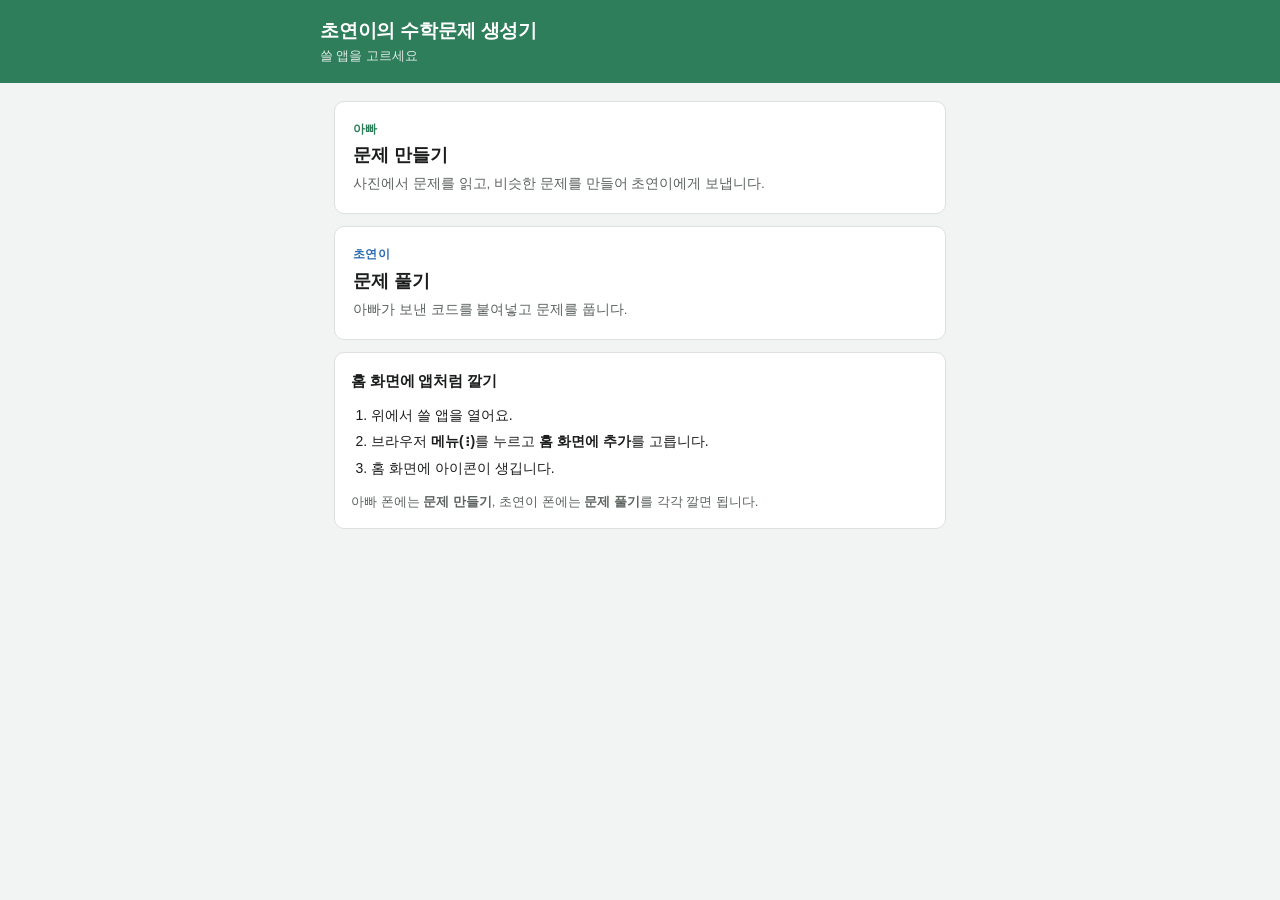
<file: index.html>
<!DOCTYPE html>
<html lang="ko">
<head>
<meta charset="UTF-8">
<meta name="viewport" content="width=device-width, initial-scale=1.0, viewport-fit=cover">
<title>초연이의 수학문제 생성기</title>
<meta name="theme-color" content="#2E7D5B">
<link rel="stylesheet" href="shared/style.css">
<style>
  .pickapp {
    display: block; text-decoration: none; color: inherit;
    border: 1px solid var(--line); border-radius: var(--radius);
    background: var(--paper); padding: 18px; margin-bottom: 12px;
  }
  .pickapp .k { font-size: 12px; font-weight: 700; letter-spacing: 0.04em; text-transform: uppercase; }
  .pickapp .n { font-size: 18px; font-weight: 700; margin: 4px 0 4px; }
  .pickapp .d { font-size: 13.5px; color: var(--ink-soft); }
  .dad .k { color: #2E7D5B; }
  .kid .k { color: #2B6CB0; }
  ol { padding-left: 20px; font-size: 14px; line-height: 1.9; }
  ol b { font-weight: 700; }
</style>
</head>
<body>

<div class="top"><div class="top-inner">
  <h1>초연이의 수학문제 생성기</h1>
  <p>쓸 앱을 고르세요</p>
</div></div>

<div class="wrap">
  <a class="pickapp dad" href="parent/">
    <div class="k">아빠</div>
    <div class="n">문제 만들기</div>
    <div class="d">사진에서 문제를 읽고, 비슷한 문제를 만들어 초연이에게 보냅니다.</div>
  </a>

  <a class="pickapp kid" href="kid/">
    <div class="k">초연이</div>
    <div class="n">문제 풀기</div>
    <div class="d">아빠가 보낸 코드를 붙여넣고 문제를 풉니다.</div>
  </a>

  <div class="card">
    <h2 class="title" style="font-size:15px">홈 화면에 앱처럼 깔기</h2>
    <ol style="margin-top:10px">
      <li>위에서 쓸 앱을 열어요.</li>
      <li>브라우저 <b>메뉴(⋮)</b>를 누르고 <b>홈 화면에 추가</b>를 고릅니다.</li>
      <li>홈 화면에 아이콘이 생깁니다.</li>
    </ol>
    <p class="muted" style="margin-top:10px">
      아빠 폰에는 <b>문제 만들기</b>, 초연이 폰에는 <b>문제 풀기</b>를 각각 깔면 됩니다.
    </p>
  </div>

  <div id="cleanup"></div>
</div>

<script>
// 예전에 깔았던 루트 서비스워커가 낡은 화면을 계속 보여주는 것을 막는다.
if ('serviceWorker' in navigator) {
  navigator.serviceWorker.getRegistrations().then(regs => {
    const stale = regs.filter(r => {
      const p = new URL(r.scope).pathname;
      return !/\/(parent|kid)\/$/.test(p);
    });
    if (!stale.length) return;
    Promise.all(stale.map(r => r.unregister())).then(() => {
      if (window.caches) {
        caches.keys().then(keys =>
          Promise.all(keys.filter(k => !/parent|kid/.test(k)).map(k => caches.delete(k))));
      }
      document.getElementById('cleanup').innerHTML =
        '<div class="note ok">예전 버전 정리를 마쳤습니다. 화면을 한 번 새로고침해 주세요.</div>';
    });
  }).catch(() => {});
}
</script>
</body>
</html>
</file>
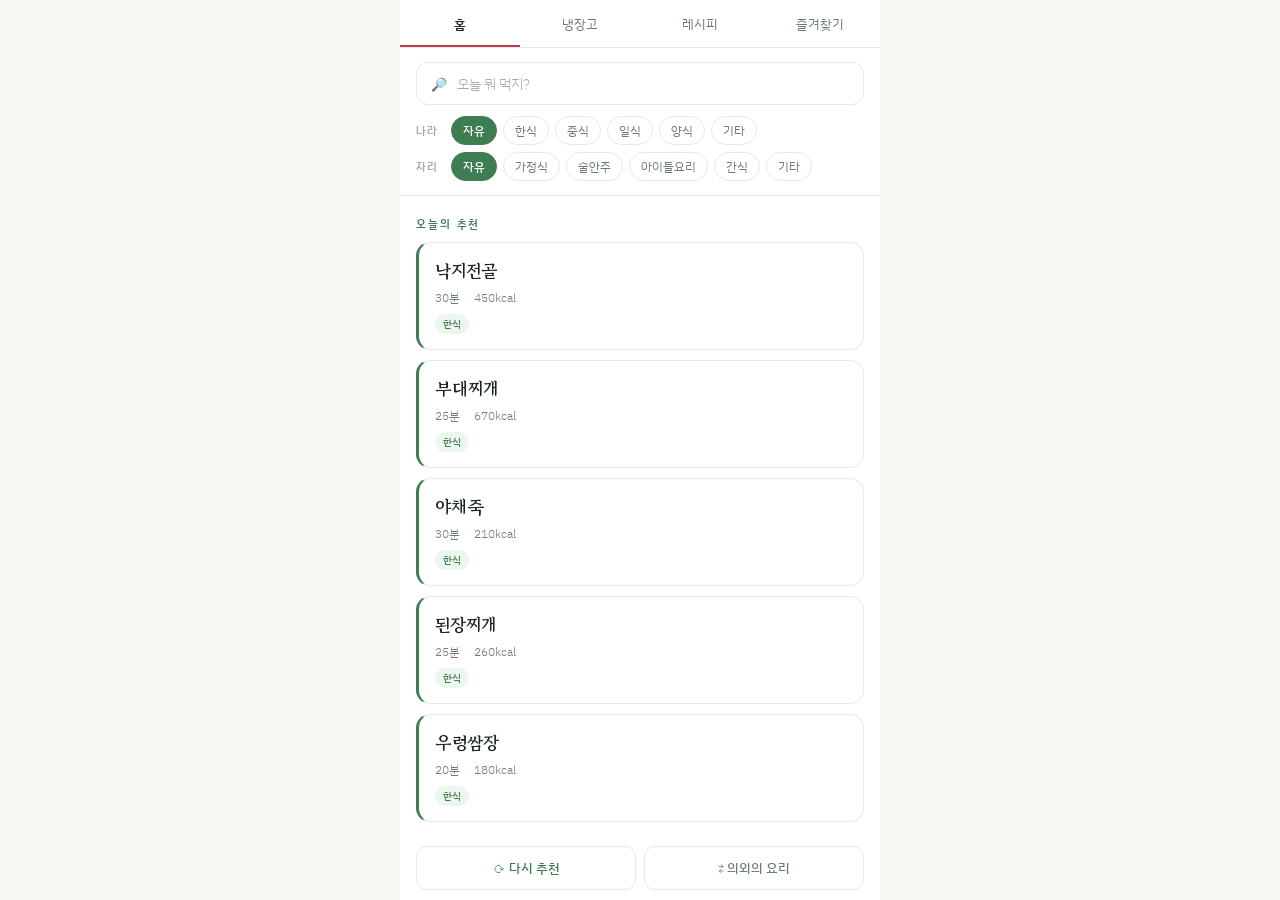
<file: fridge/index.html>
<!DOCTYPE html>
<html lang="ko">
<head>
  <meta charset="UTF-8">
  <meta name="viewport" content="width=device-width, initial-scale=1, viewport-fit=cover">
  <meta name="theme-color" content="#FFFFFF">
  <meta name="description" content="냉장고에 있는 재료로 오늘 뭘 해 먹을지 골라 줍니다.">
  <meta name="mobile-web-app-capable" content="yes">
  <meta name="apple-mobile-web-app-capable" content="yes">
  <meta name="apple-mobile-web-app-status-bar-style" content="default">
  <meta name="apple-mobile-web-app-title" content="냉장고">
  <link rel="manifest" href="./manifest.json">
  <link rel="icon" type="image/png" sizes="192x192" href="./icon-192.png">
  <link rel="apple-touch-icon" href="./apple-touch-icon.png">
  <link rel="preconnect" href="https://fonts.googleapis.com">
  <link rel="preconnect" href="https://fonts.gstatic.com" crossorigin>
  <link href="https://fonts.googleapis.com/css2?family=Gowun+Batang:wght@400;700&family=IBM+Plex+Sans+KR:wght@300;400;500;600&display=swap" rel="stylesheet">
  <title>하야의 냉장고</title>
  <style>
    :root{
      --paper:#F5F8F3;
      --surface:#FFFFFF;
      --ink:#1B2620;
      --ink-soft:#6E7D73;
      --ink-faint:#A3AEA6;
      --line:#E5EBE1;
      --line-soft:#F0F4EE;
      --green:#3E7D52;
      --green-tint:#EDF5EF;
      --omija:#C4394F;
      --amber:#DD9B33;
    }
    *{margin:0;padding:0;box-sizing:border-box}
    html,body{height:100%}
    body{
      font-family:'IBM Plex Sans KR',sans-serif;
      background:var(--paper);
      color:var(--ink);
      -webkit-font-smoothing:antialiased;
      overscroll-behavior:none;
    }
    .app{
      max-width:480px;margin:0 auto;height:100vh;height:100dvh;
      padding-bottom:env(safe-area-inset-bottom);
      background:var(--surface);display:flex;flex-direction:column;
      position:relative;overflow:hidden;
    }

    /* ── 탭 바 ── */
    .tabs{display:flex;flex:none;background:var(--surface);border-bottom:1px solid var(--line);
      padding-top:env(safe-area-inset-top)}
    .tabs button{
      flex:1;padding:15px 0 12px;border:none;background:none;cursor:pointer;
      font-family:inherit;font-size:12.5px;font-weight:400;color:var(--ink-soft);
      border-bottom:2px solid transparent;transition:color .2s,border-color .2s;
    }
    .tabs button.on{color:var(--ink);font-weight:600;border-bottom-color:var(--omija)}

    /* ── 패널 ── */
    .panel{display:none;flex:1;min-height:0;flex-direction:column}
    .panel.on{display:flex}
    .scroll{flex:1;min-height:0;overflow-y:auto;-webkit-overflow-scrolling:touch}
    .sticky{flex:none;background:var(--surface);border-bottom:1px solid var(--line);padding:14px 16px}

    /* ── 입력 ── */
    .field{
      display:flex;align-items:center;gap:10px;
      border:1px solid var(--line);border-radius:12px;padding:11px 14px;
      background:var(--surface);transition:border-color .2s;
    }
    .field:focus-within{border-color:var(--green)}
    .field input{
      flex:1;border:none;outline:none;background:none;
      font-family:inherit;font-size:13.5px;color:var(--ink);min-width:0;
    }
    .field input::placeholder{color:var(--ink-faint);font-weight:300}
    .field .icon{font-size:13px;color:var(--ink-faint);flex:none}
    .field .add{
      font-style:normal;font-size:19px;line-height:1;color:var(--green);
      font-weight:600;cursor:pointer;flex:none;padding:0 2px;user-select:none;
    }

    /* ── 카테고리 칩 ── */
    .picker{display:flex;flex-direction:column;gap:7px;margin-top:11px}
    .row{display:flex;align-items:center;gap:9px;min-width:0}
    .rowname{
      flex:none;font-size:10.5px;font-weight:600;color:var(--ink-faint);
      letter-spacing:.06em;white-space:nowrap;width:26px;
    }
    .chips{
      display:flex;gap:6px;overflow-x:auto;flex:1;min-width:0;position:relative;
      scrollbar-width:none;-webkit-overflow-scrolling:touch;
    }
    .chips::-webkit-scrollbar{display:none}
    .chip{
      flex:none;padding:5px 11px;border-radius:20px;cursor:pointer;
      font-size:11.5px;font-weight:400;white-space:nowrap;
      border:1px solid var(--line);background:var(--surface);color:var(--ink-soft);
      transition:background .15s,color .15s,border-color .15s;user-select:none;
    }
    .chip.on{background:var(--green);border-color:var(--green);color:#fff;font-weight:500}

    /* ── 섹션 라벨 ── */
    .label{
      display:flex;align-items:center;gap:8px;
      font-size:10.5px;letter-spacing:.18em;color:var(--green);font-weight:600;
      padding:20px 16px 10px;
    }
    .label .clear{
      margin-left:auto;letter-spacing:0;font-size:11px;font-weight:400;
      color:var(--ink-faint);cursor:pointer;text-decoration:underline;
    }

    .notice{
      margin:0 16px 12px;padding:10px 13px;border-radius:10px;
      background:var(--paper);border:1px solid var(--line);
      font-size:11.5px;font-weight:300;color:var(--ink-soft);line-height:1.6;
    }

    /* ── 추천 카드 ── */
    .cards{padding:0 16px 8px;display:flex;flex-direction:column;gap:10px}
    .card{
      border:1px solid var(--line);border-left:3px solid var(--green);
      border-radius:14px;padding:15px 16px;cursor:pointer;background:var(--surface);
      transition:box-shadow .2s,transform .1s;
    }
    .card:active{transform:scale(.99)}
    .card:hover{box-shadow:0 3px 14px -6px rgba(27,38,32,.22)}
    .card h3{font-family:'Gowun Batang',serif;font-size:17.5px;font-weight:700;margin-bottom:6px}
    .card .meta{display:flex;gap:14px;font-size:11.5px;color:var(--ink-soft);font-weight:300}
    .card .tag{
      display:inline-block;margin-top:8px;font-size:10px;font-weight:500;
      color:var(--green);background:var(--green-tint);
      padding:3px 8px;border-radius:20px;letter-spacing:.02em;
    }
    .btnrow{display:flex;gap:8px;margin:16px 16px 24px}
    .again{
      flex:1;padding:12px 0;
      border:1px solid var(--line);border-radius:11px;background:var(--surface);
      font-family:inherit;font-size:12.5px;font-weight:500;color:var(--green);cursor:pointer;
    }
    .again:active{background:var(--green-tint)}
    .surprise{
      flex:1;padding:12px 0;
      border:1px solid var(--line);border-radius:11px;background:var(--surface);
      font-family:inherit;font-size:12.5px;font-weight:500;color:var(--ink-soft);cursor:pointer;
    }
    .surprise:active{background:var(--paper)}
    .rcount{text-align:center;font-size:10px;font-weight:300;color:var(--ink-faint);padding:0 16px 22px}

    /* ── 냉장고 ── */
    .items{padding:4px 0 24px}
    .item{
      display:flex;justify-content:space-between;align-items:center;
      padding:13px 18px;border-bottom:1px solid var(--line-soft);font-size:14px;
    }
    .item .del{
      color:var(--ink-faint);font-size:17px;line-height:1;cursor:pointer;
      padding:2px 6px;user-select:none;
    }
    .empty{
      padding:56px 32px;text-align:center;color:var(--ink-faint);
      font-size:13px;font-weight:300;line-height:1.9;
    }

    /* ── 레시피 ── */
    .rwrap{padding:18px 16px 32px}
    .rhead{display:flex;justify-content:space-between;align-items:flex-start;gap:12px}
    .rhead h2{font-family:'Gowun Batang',serif;font-size:22px;font-weight:700;line-height:1.35}
    .heart{
      border:none;background:none;cursor:pointer;font-size:19px;line-height:1;
      color:var(--omija);flex:none;padding:2px 0 0;
    }
    .rmeta{margin-top:9px;font-size:11.5px;color:var(--ink-soft);font-weight:300;line-height:1.85}
    .rule{height:1px;background:var(--line);margin:18px 0}
    .rlabel{font-size:10.5px;letter-spacing:.18em;color:var(--green);font-weight:600;margin-bottom:11px}
    .ings{display:flex;flex-direction:column;gap:9px}
    .ing{display:flex;gap:10px;align-items:baseline;font-size:13.5px}
    .ing .dot{font-size:9px;line-height:1.9;flex:none}
    .ing.have .dot{color:var(--green)}
    .ing.miss .dot{color:#CBD5CC}
    .ing.miss span{color:var(--ink-soft)}
    .steps{display:flex;flex-direction:column;gap:11px}
    .step{display:flex;gap:11px;font-size:13px;line-height:1.7;font-weight:300}
    .step b{
      font-family:'Gowun Batang',serif;font-weight:700;color:var(--amber);
      font-size:12.5px;flex:none;min-width:14px;
    }
    .ytbtn{
      display:flex;align-items:center;justify-content:center;gap:9px;
      width:100%;padding:13px 0;border:1px solid var(--line);border-radius:11px;
      background:var(--surface);color:var(--ink);font-family:inherit;font-size:13px;
      font-weight:500;cursor:pointer;text-decoration:none;
    }
    .ytbtn:active{background:var(--paper)}
    .ytbtn .play{color:var(--omija);font-size:11px}

    /* ── 즐겨찾기 ── */
    .fav{
      display:flex;justify-content:space-between;align-items:center;gap:12px;
      padding:15px 18px;border-bottom:1px solid var(--line-soft);cursor:pointer;
    }
    .fav:active{background:var(--paper)}
    .fav b{font-family:'Gowun Batang',serif;font-size:16px;font-weight:700;display:block}
    .fav em{font-style:normal;font-size:11.5px;color:var(--ink-soft);font-weight:300;
      display:block;margin-top:3px}
    .fav .heart{font-size:17px;padding:0}

    /* ── 다이얼로그 ── */
    .dim{
      position:absolute;inset:0;background:rgba(27,38,32,.26);z-index:900;
      display:flex;align-items:center;justify-content:center;padding:28px;
      opacity:0;pointer-events:none;transition:opacity .18s;
    }
    .dim.show{opacity:1;pointer-events:auto}
    .dialog{
      background:var(--surface);border-radius:16px;padding:24px 20px 16px;
      width:100%;max-width:290px;text-align:center;
      box-shadow:0 18px 40px -18px rgba(27,38,32,.5);
      transform:translateY(6px);transition:transform .18s;
    }
    .dim.show .dialog{transform:none}
    .dialog p{font-size:14.5px;line-height:1.6}
    .dialog p b{font-family:'Gowun Batang',serif;font-weight:700}
    .dialog .btns{display:flex;gap:8px;margin-top:20px}
    .dialog button{
      flex:1;padding:11px 0;border-radius:9px;font-family:inherit;
      font-size:13px;font-weight:500;cursor:pointer;
    }
    .dialog .cancel{border:1px solid var(--line);background:var(--surface);color:var(--ink-soft)}
    .dialog .ok{border:none;background:var(--omija);color:#fff}
    /* 재료 이름 제안 — 폐기가 아니므로 오미자색을 쓰지 않는다 */
    .dialog .guess{
      display:flex;flex-direction:column;gap:7px;margin-top:16px;
    }
    .dialog .guess button{
      width:100%;padding:12px 0;border:1px solid var(--line);border-radius:10px;
      background:var(--surface);font-family:'Gowun Batang',serif;font-size:15px;
      font-weight:700;color:var(--green);cursor:pointer;
    }
    .dialog .guess button:active{background:var(--green-tint)}
    .dialog .nope{
      margin-top:14px;font-size:12px;color:var(--ink-faint);
      background:none;border:none;font-family:inherit;cursor:pointer;
      text-decoration:underline;padding:4px;
    }

    /* ── 토스트 ── */
    .toast{
      position:absolute;left:50%;bottom:32px;transform:translate(-50%,10px);
      background:rgba(27,38,32,.92);color:#fff;font-size:12.5px;font-weight:400;
      padding:11px 18px;border-radius:22px;z-index:950;white-space:nowrap;
      opacity:0;pointer-events:none;transition:opacity .2s,transform .2s;
    }
    .toast.show{opacity:1;transform:translate(-50%,0)}
  </style>
</head>
<body>
<div class="app">

  <nav class="tabs">
    <button class="on" data-tab="home">홈</button>
    <button data-tab="stock">냉장고</button>
    <button data-tab="recipe">레시피</button>
    <button data-tab="favs">즐겨찾기</button>
  </nav>

  <!-- 홈 -->
  <section class="panel on" id="home">
    <div class="sticky">
      <div class="field">
        <span class="icon">🔎</span>
        <input id="ask" type="search" enterkeyhint="search" placeholder="오늘 뭐 먹지?">
      </div>
      <div class="picker">
        <div class="row"><span class="rowname">나라</span><div class="chips" id="chipsCuisine"></div></div>
        <div class="row"><span class="rowname">자리</span><div class="chips" id="chipsSituation"></div></div>
      </div>
    </div>
    <div class="scroll">
      <div class="label"><span id="askLabel">오늘의 추천</span><span class="clear" id="askClear" hidden>초기화</span></div>
      <div class="notice" id="notice" hidden></div>
      <div class="cards" id="cards"></div>
      <div class="btnrow">
        <button class="again" id="again">⟳ 다시 추천</button>
        <button class="surprise" id="surprise">⇄ 의외의 요리</button>
      </div>
      <div class="rcount" id="rcount"></div>
    </div>
  </section>

  <!-- 냉장고 -->
  <section class="panel" id="stock">
    <div class="sticky">
      <div class="field">
        <input id="stockInput" type="text" enterkeyhint="done" placeholder="무엇이 들어 있나요?">
        <i class="add" id="stockAdd">+</i>
      </div>
    </div>
    <div class="scroll"><div class="items" id="stockList"></div></div>
  </section>

  <!-- 레시피 -->
  <section class="panel" id="recipe">
    <div class="scroll" id="recipeBody"></div>
  </section>

  <!-- 즐겨찾기 -->
  <section class="panel" id="favs">
    <div class="scroll"><div class="items" id="favList"></div></div>
  </section>

  <div class="dim" id="dim">
    <div class="dialog">
      <p><b id="dlgName"></b><span id="dlgJosa">를</span> 냉장고에서 뺄까요?</p>
      <div class="btns">
        <button class="cancel" id="dlgCancel">그대로 두기</button>
        <button class="ok" id="dlgOk">빼기</button>
      </div>
    </div>
  </div>

  <div class="dim" id="guessDim">
    <div class="dialog">
      <p><b id="guessTyped"></b><span id="guessJosa">은</span><br><span id="guessAsk"></span></p>
      <div class="guess" id="guessList"></div>
      <button class="nope" id="guessNope"></button>
    </div>
  </div>

  <div class="toast" id="toast"></div>
</div>

<script>
/* ─────────────────────────────────────────
   상태
───────────────────────────────────────── */
const LS = { stock:'fridge.stock', favs:'fridge.favs' };
const load = (k, d) => { try { return JSON.parse(localStorage.getItem(k)) ?? d } catch { return d } };
const save = (k, v) => { try { localStorage.setItem(k, JSON.stringify(v)) } catch {} };

const CUISINES   = ['자유','한식','중식','일식','양식','기타'];
const SITUATIONS = ['자유','가정식','술안주','아이들요리','간식','기타'];

// 칩의 '기타' 는 저장된 태그가 아니라 "나머지 전부" 를 뜻한다.
const NAMED_CUISINE   = ['한식','중식','일식','양식'];
const NAMED_SITUATION = ['가정식','술안주','아이들요리','간식'];

let RECIPES = [];
const state = {
  cuisine: '자유',      // 나라 — 자유면 전체
  situation: '자유',    // 자리 — 자유면 전체
  stock: load(LS.stock, ['고추장','달걀','대파','두부','묵은지','애호박','양파','참기름']),
  favs:  load(LS.favs, []),
  shown: [],        // 홈에 걸린 추천 5개
  query: '',        // 현재 자연어 조건
  notice: null,     // 조건을 못 채웠을 때 띄우는 안내
  current: null,    // 레시피 탭에 열린 요리
  pending: null,    // 폐기 확인 대기 항목
  typed: null       // 사전에 없어 되물어보는 중인 입력
};

// 받침 유무에 따라 조사를 고른다 (대파를 / 묵은지를 / 달걀을)
function josa(w, withBatchim, without){
  const c = w.charCodeAt(w.length - 1);
  if (c < 0xAC00 || c > 0xD7A3) return without;
  return (c - 0xAC00) % 28 ? withBatchim : without;
}

/* ─────────────────────────────────────────
   재료 매칭

   이름이 포함되면 보유로 치던 방식은 "고추"가 "고추장"을, "기름"이
   "엿기름"을 잡고 "김치"는 "묵은지"를 놓쳤다. 이름은 계층을 뜻하지
   않는다. 그래서 ingredients.json 에 재고 항목마다 자기가 충족하는
   레시피 재료명(covers)을 적어 두고 그것만 본다.
───────────────────────────────────────── */
let DICT = [];                  // 재료 사전
let AMBIGUOUS = {};             // "치즈"처럼 하나로 못 정하는 말 → 선택지
const byName  = new Map();      // 표시명 → 항목
const byAlias = new Map();      // 별칭   → 항목
let PANTRY = new Set();         // 조미료로 분류된 레시피 재료명
let COVERED = new Set();        // 지금 재고가 충족하는 레시피 재료명

function indexDict(){
  byName.clear(); byAlias.clear(); PANTRY = new Set();
  DICT.forEach(it => {
    byName.set(it.name, it);
    (it.aliases || []).forEach(a => byAlias.set(a, it));
    if (it.pantry) it.covers.forEach(c => PANTRY.add(c));
  });
}

// 재고가 바뀔 때마다 한 번만 펼쳐 둔다 (레시피마다 사전을 뒤지지 않도록)
function recomputeCovered(){
  COVERED = new Set();
  state.stock.forEach(n => {
    const it = byName.get(n);
    if (it) it.covers.forEach(c => COVERED.add(c));
    else COVERED.add(n);        // 사전에 없는 옛 항목은 이름 그대로 둔다
  });
}

const inStock = name => COVERED.has(name);

// 조미료는 뺀다. 간장·설탕·식용유가 100개 넘는 레시피에 들어 있어서
// 점수에 넣으면 거의 모든 요리가 똑같이 가산점을 받아 의미가 없어진다.
const stockHits = r =>
  r.ingredients.filter(i => !PANTRY.has(i.name) && inStock(i.name)).length;

/* ── 입력 해석 ──────────────────────────────
   표시명·별칭에 그대로 걸리면 바로 담고, 아니면 닮은 이름을 제안한다.
   한글 오타는 글자가 아니라 자모에서 갈리므로("브로콜리"↔"브로컬리")
   자모로 풀어 놓고 견준다.
──────────────────────────────────────────── */
const CHO  = 'ㄱㄲㄴㄷㄸㄹㅁㅂㅃㅅㅆㅇㅈㅉㅊㅋㅌㅍㅎ';
const JUNG = 'ㅏㅐㅑㅒㅓㅔㅕㅖㅗㅘㅙㅚㅛㅜㅝㅞㅟㅠㅡㅢㅣ';
const JONG = ' ㄱㄲㄳㄴㄵㄶㄷㄹㄺㄻㄼㄽㄾㄿㅀㅁㅂㅄㅅㅆㅇㅈㅊㅋㅌㅍㅎ';

function jamo(s){
  let out = '';
  for (const ch of s){
    const c = ch.charCodeAt(0) - 0xAC00;
    if (c >= 0 && c < 11172){
      out += CHO[(c / 588) | 0] + JUNG[((c % 588) / 28) | 0];
      const j = c % 28;
      if (j) out += JONG[j];
    } else out += ch;
  }
  return out;
}

function editDist(a, b){
  const m = a.length, n = b.length;
  if (!m) return n;
  if (!n) return m;
  let prev = Array.from({length: n + 1}, (_, j) => j);
  for (let i = 1; i <= m; i++){
    const cur = [i];
    for (let j = 1; j <= n; j++){
      cur[j] = Math.min(
        prev[j] + 1,
        cur[j - 1] + 1,
        prev[j - 1] + (a[i - 1] === b[j - 1] ? 0 : 1)
      );
    }
    prev = cur;
  }
  return prev[n];
}

function similarity(a, b){
  const x = jamo(a), y = jamo(b);
  if (!x.length || !y.length) return 0;
  return 1 - editDist(x, y) / Math.max(x.length, y.length);
}

// 용량·개수는 무시한다 ("돼지고기 300g" → "돼지고기")
const tidy = s => s
  .replace(/\([^)]*\)/g, '')
  .replace(/[\d.]+\s*(g|kg|ml|l|리터|개|봉|팩|알|장|근|마리|인분|컵|큰술|작은술)?/gi, '')
  .replace(/\s+/g, '')
  .trim();

// 갈림말이면 선택지를, 아니면 빈 배열
function ambiguousPicks(raw){
  const q = tidy(raw);
  return AMBIGUOUS[q] || AMBIGUOUS[raw.trim()] || [];
}

// 그대로 알아들으면 항목을, 아니면 null. 갈림말은 되물어야 하므로 null.
function resolve(raw){
  const q = tidy(raw);
  if (!q || ambiguousPicks(raw).length) return null;
  return byName.get(q) || byAlias.get(q) ||
         byName.get(raw.trim()) || byAlias.get(raw.trim()) || null;
}

// 낱자만 두드린 입력("ㅁㄴㅇㄹ")은 자모로 풀면 짧은 재료와 우연히 닮는다.
// 온전한 글자가 하나도 없으면 재료로 보지 않는다.
const onlyJamo = s => /^[ㄱ-ㅣ]+$/.test(s);

// 닮은 이름 최대 3개. 표시명으로 돌려준다
function suggest(raw, n = 3){
  const q = tidy(raw);
  if (!q || onlyJamo(q)) return [];
  const best = new Map();               // 표시명 → 가장 높은 점수
  const put = (name, s) => {
    if (s > (best.get(name) ?? 0)) best.set(name, s);
  };
  DICT.forEach(it => {
    put(it.name, similarity(q, it.name));
    (it.aliases || []).forEach(a => put(it.name, similarity(q, a)));
  });
  // 오타는 진짜 짝이 0.85 언저리, 엉뚱한 것은 0.67 아래로 갈린다.
  // 그래서 절대 점수만 보지 않고 1등에 가까운 것만 남긴다 —
  // "브로컬리"에 블루베리까지 같이 보여 주면 오히려 헷갈린다.
  const ranked = [...best.entries()]
    .filter(([, s]) => s >= 0.62)
    .sort((a, b) => b[1] - a[1]);
  if (!ranked.length) return [];
  const cut = ranked[0][1] - 0.15;
  return ranked.filter(([, s]) => s >= cut).slice(0, n).map(([name]) => name);
}

/* ─────────────────────────────────────────
   자연어 해석
───────────────────────────────────────── */
const VOCAB = {
  flavor: {
    '매콤':['매콤','매운','맵','칼칼','알싸'], '얼큰':['얼큰','시원한 국물','해장'],
    '담백':['담백','슴슴','순한','건강','가벼운','다이어트'], '고소':['고소','크리미'],
    '새콤':['새콤','상큼','새콤달콤'], '달콤':['달콤','달달','단맛'], '짭짤':['짭짤','짭조름']
  },
  type: {
    '국찌개':['국','찌개','탕','스프','수프'], '볶음':['볶음','볶은'], '무침':['무침','나물'],
    '조림':['조림','졸임'], '구이':['구이','구운','스테이크'], '튀김':['튀김','튀긴','전'],
    '면':['면','국수','파스타','라면'], '샐러드':['샐러드'], '밥':['밥','덮밥','볶음밥'],
    '빵디저트':['빵','디저트','케이크','샌드위치','팬케이크'], '음료':['음료','주스','스무디','에이드']
  },
  cuisine: {
    '한식':['한식','한국'], '양식':['양식','서양','이탈리'], '중식':['중식','중국','중화'],
    '일식':['일식','일본'], '베트남식':['베트남'], '태국식':['태국','타이']
  },
  situation: {
    '가정식':['가정식','집밥','밥반찬','반찬','밥상'], '술안주':['안주','술'],
    '아이들요리':['아이','애들','유아','어린이'], '간식':['간식','후식','디저트']
  }
};

const QUICK = ['간편','간단','빠른','후딱','금방','쉬운'];

// 코퍼스에 등장하는 주재료 목록 (긴 이름 우선 매칭)
let MAIN_INDEX = [];

function parseQuery(q){
  const want = { main:[], flavor:[], type:null, cuisine:null, situation:[], maxTime:null };
  if (!q) return want;

  MAIN_INDEX.forEach(m => { if (q.includes(m)) want.main.push(m) });

  // 사전의 별칭으로 적어도 알아듣는다 ("계란 요리" → 달걀)
  DICT.forEach(it => {
    if (!MAIN_INDEX.includes(it.name) || want.main.includes(it.name)) return;
    if ((it.aliases || []).some(a => a.length >= 2 && q.includes(a)))
      want.main.push(it.name);
  });

  // 1글자 키워드는 다른 낱말 속에 우연히 끼어 오탐을 내므로 뺀다
  // ('국'이 '중국요리'에, '파'가 '파스타'에 걸리는 것을 막기 위함)
  const hit = w => w.length >= 2 && q.includes(w);

  for (const [tag, words] of Object.entries(VOCAB.flavor))
    if (words.some(hit)) want.flavor.push(tag);
  for (const [tag, words] of Object.entries(VOCAB.situation))
    if (words.some(hit)) want.situation.push(tag);
  for (const [tag, words] of Object.entries(VOCAB.type))
    if (!want.type && words.some(hit)) want.type = tag;
  for (const [tag, words] of Object.entries(VOCAB.cuisine))
    if (!want.cuisine && words.some(hit)) want.cuisine = tag;

  const m = q.match(/(\d+)\s*분/);
  if (m) want.maxTime = +m[1];
  else if (QUICK.some(w => q.includes(w))) want.maxTime = 15;

  return want;
}

function score(r, want, stockSign = 1){
  let s = 0;
  want.main.forEach(m => {
    if (r.main.includes(m)) s += 10;
    else if (r.ingredients.some(i => i.name.includes(m))) s += 5;
  });
  want.flavor.forEach(f => { if (r.flavor.includes(f)) s += 6 });
  want.situation.forEach(x => { if (r.situation.includes(x)) s += 5 });
  if (want.type && r.type === want.type) s += 5;
  if (want.cuisine && r.cuisine === want.cuisine) s += 5;
  if (want.maxTime && r.time <= want.maxTime) s += 4;
  s += stockHits(r) * 1.2 * stockSign;   // 재고는 제약이 아니라 가산점(역추천일 땐 감점)
  return s;
}

function matchCuisine(r){
  if (state.cuisine === '자유') return true;
  if (state.cuisine === '기타') return !NAMED_CUISINE.includes(r.cuisine);
  return r.cuisine === state.cuisine;
}
function matchSituation(r){
  if (state.situation === '자유') return true;
  if (state.situation === '기타') return !r.situation.some(x => NAMED_SITUATION.includes(x));
  return r.situation.includes(state.situation);
}
const matchChips = r => matchCuisine(r) && matchSituation(r);

// 자연어에서 건진 조건이 하나라도 있는가
const understood = w =>
  w.main.length || w.flavor.length || w.type || w.cuisine || w.situation.length || w.maxTime;

// 재고 가산점을 뺀 순수 요청 부합도 — 0이면 요청과 무관한 요리다
const fitScore = (r, want) => score(r, want) - stockHits(r) * 1.2;

// 추천은 절대 비지 않는다.
// 조건을 한 단계씩 풀어가며 5개를 채우고, 1단계로 못 채웠으면 안내를 남긴다.
function pick(n = 5, invert = false){
  const want = parseQuery(state.query);
  const asked = !!state.query;
  const got   = understood(want);
  const fits  = r => !got || fitScore(r, want) > 0;

  // 위에서부터 조건이 느슨해진다
  const tiers = [
    r => matchChips(r) && fits(r),                              // 칩 + 자연어
    r => matchChips(r),                                         // 칩만
    r => (matchCuisine(r) || matchSituation(r)) && fits(r),     // 칩 한쪽 + 자연어
    r => matchCuisine(r) || matchSituation(r),                  // 칩 한쪽
    r => fits(r),                                               // 자연어만
    () => true                                                  // 전부
  ];

  // 의외의 요리(invert): 조건은 그대로 두되, 재고 매칭이 많을수록 오히려 감점해
  // 평소 재고 가산점에 밀려 안 보이던 요리를 끌어올린다.
  const rank = list => list
    .map(r => ({ r, s: score(r, want, invert ? -1 : 1) + Math.random() * (asked && got ? 0.8 : 2.6) }))
    .sort((a,b) => b.s - a.s)
    .map(x => x.r);

  const out = [];
  let firstTierFilled = false;
  tiers.forEach((pass, i) => {
    if (out.length >= n) return;
    const add = rank(RECIPES.filter(r => pass(r) && !out.includes(r)));
    if (i === 0 && add.length >= n) firstTierFilled = true;
    out.push(...add.slice(0, n - out.length));
  });

  // 못 알아들은 요청은 1단계가 다 차더라도 알려준다 (전부 통과시킨 것뿐이므로)
  state.notice =
      asked && !got   ? '무슨 요리인지 몰라서 비슷한 걸로 골라봤어요'
    : firstTierFilled ? null
    :                   '딱 맞는 요리가 없어 비슷한 걸로 채웠어요';

  return out.slice(0, n);
}

/* ─────────────────────────────────────────
   렌더링
───────────────────────────────────────── */
const $ = id => document.getElementById(id);

function tab(name){
  document.querySelectorAll('.panel').forEach(p => p.classList.toggle('on', p.id === name));
  document.querySelectorAll('.tabs button').forEach(b => b.classList.toggle('on', b.dataset.tab === name));
  document.querySelectorAll('.scroll').forEach(s => s.scrollTop = 0);
}

function toast(msg){
  const t = $('toast');
  t.textContent = msg;
  t.classList.add('show');
  clearTimeout(t._t);
  t._t = setTimeout(() => t.classList.remove('show'), 1800);
}

function renderChips(){
  const build = (el, list, key) => {
    el.innerHTML = list.map(v =>
      `<span class="chip${state[key] === v ? ' on' : ''}" data-key="${key}" data-v="${v}">${v}</span>`
    ).join('');
    // 고른 칩이 줄 밖으로 밀려 잘리지 않게 가로 스크롤을 맞춘다
    const on = el.querySelector('.chip.on');
    if (!on) return;
    const left = on.offsetLeft, right = left + on.offsetWidth;
    if (left < el.scrollLeft) el.scrollLeft = Math.max(0, left - 8);
    else if (right > el.scrollLeft + el.clientWidth) el.scrollLeft = right - el.clientWidth + 8;
  };
  build($('chipsCuisine'), CUISINES, 'cuisine');
  build($('chipsSituation'), SITUATIONS, 'situation');
}

function renderCards(){
  const picked = [
    state.cuisine   !== '자유' ? state.cuisine   : null,
    state.situation !== '자유' ? state.situation : null
  ].filter(Boolean);
  const parts = [];
  if (picked.length) parts.push(picked.join(' · '));
  if (state.query) parts.push(`"${state.query}"`);
  $('askLabel').textContent = parts.length ? parts.join(' ') + ' 추천' : '오늘의 추천';
  $('askClear').hidden = !parts.length;
  $('notice').hidden = !state.notice;
  if (state.notice) $('notice').textContent = state.notice;
  $('cards').innerHTML = state.shown.map(r => `
    <div class="card" data-id="${r.id}">
      <h3>${r.name}</h3>
      <div class="meta"><span>${r.time}분</span><span>${r.calories}kcal</span></div>
      <span class="tag">${r.cuisine}</span>
    </div>`).join('');
}

function renderStock(){
  const list = $('stockList');
  if (!state.stock.length){
    list.innerHTML = `<div class="empty">냉장고가 텅 비었어요.<br>위에 재료를 적어 채워 주세요.</div>`;
    return;
  }
  list.innerHTML = state.stock.map(n => `
    <div class="item"><span>${n}</span><span class="del" data-name="${n}">×</span></div>
  `).join('');
}

function renderRecipe(){
  const r = state.current;
  const body = $('recipeBody');
  if (!r){
    body.innerHTML = `<div class="empty">아직 고른 요리가 없어요.<br>홈에서 마음에 드는 카드를 눌러 주세요.</div>`;
    return;
  }
  const liked = state.favs.some(f => f.id === r.id);
  const yt = `https://www.youtube.com/results?search_query=${encodeURIComponent(r.name + ' 레시피')}`;
  const n = r.nutrition;

  body.innerHTML = `
    <div class="rwrap">
      <div class="rhead">
        <h2>${r.name}</h2>
        <button class="heart" id="like">${liked ? '♥' : '♡'}</button>
      </div>
      <div class="rmeta">
        ${r.time}분 · ${r.servings}인분 · ${r.calories}kcal<br>
        탄수 ${n.carb}g / 단백 ${n.protein}g / 지방 ${n.fat}g
      </div>

      <div class="rule"></div>
      <div class="rlabel">재료</div>
      <div class="ings">
        ${r.ingredients.map(i => {
          const has = inStock(i.name);
          return `<div class="ing ${has ? 'have' : 'miss'}">
            <span class="dot">${has ? '●' : '○'}</span><span>${i.name} ${i.amount}</span>
          </div>`;
        }).join('')}
      </div>

      <div class="rule"></div>
      <div class="rlabel">조리 순서</div>
      <div class="steps">
        ${r.steps.map((s, i) => `<div class="step"><b>${i + 1}</b><span>${s}</span></div>`).join('')}
      </div>

      <div class="rule"></div>
      <div class="rlabel">참고 영상</div>
      <a class="ytbtn" href="${yt}" target="_blank" rel="noopener">
        <span class="play">▶</span><span>유튜브에서 "${r.name}" 영상 보기</span>
      </a>
    </div>`;

  $('like').onclick = toggleFav;
}

function renderFavs(){
  const list = $('favList');
  if (!state.favs.length){
    list.innerHTML = `<div class="empty">아직 담아둔 레시피가 없어요.<br>레시피 화면에서 ♡ 를 눌러 보세요.</div>`;
    return;
  }
  list.innerHTML = [...state.favs].reverse().map(r => `
    <div class="fav" data-id="${r.id}">
      <span><b>${r.name}</b><em>${r.time}분 · ${r.calories}kcal</em></span>
      <button class="heart" data-un="${r.id}">♥</button>
    </div>`).join('');
}

/* ─────────────────────────────────────────
   동작
───────────────────────────────────────── */
function openRecipe(id){
  // 즐겨찾기에 저장된 사본이 있으면 그것을, 없으면 원본을 연다.
  state.current = state.favs.find(f => f.id === id) || RECIPES.find(r => r.id === id);
  renderRecipe();     // ●/○ 는 매번 현재 재고로 다시 판정된다
  tab('recipe');
}

function toggleFav(){
  const r = state.current;
  if (!r) return;
  const i = state.favs.findIndex(f => f.id === r.id);
  if (i >= 0) state.favs.splice(i, 1);
  else state.favs.push(JSON.parse(JSON.stringify(r)));   // 레시피 내용을 통째로 저장
  save(LS.favs, state.favs);
  renderRecipe();
  renderFavs();
}

// 실제로 목록에 넣는 부분. 이름은 이미 정해진 상태로 들어온다.
function putStock(name){
  if (state.stock.includes(name)){
    toast('이미 등록된 재료입니다');
    return;
  }
  state.stock.push(name);
  state.stock.sort((a, b) => a.localeCompare(b, 'ko'));
  save(LS.stock, state.stock);
  recomputeCovered();
  renderStock();
  if (state.current) renderRecipe();
}

function closeGuess(){
  $('guessDim').classList.remove('show');
  state.typed = null;
}

// 사전에 있으면 바로 담고, 닮은 이름이 있으면 물어보고, 둘 다 아니면
// 적은 그대로 담는다. 어느 쪽이든 입력창은 비운다.
function addStock(){
  const input = $('stockInput');
  const raw = input.value.trim();
  if (!raw) return;
  input.value = '';

  const hit = resolve(raw);
  if (hit){
    if (hit.name !== raw) toast(`${hit.name}${josa(hit.name, '으로', '로')} 담았어요`);
    putStock(hit.name);
    return;
  }

  // "치즈"처럼 여러 개를 가리키는 말은 모른다고 하지 않고 고르게 한다
  const picks = ambiguousPicks(raw);
  const guesses = picks.length ? picks : suggest(raw);
  if (!guesses.length){
    putStock(raw);
    return;
  }

  // 갈림말을 그대로 담으면 어느 레시피와도 안 맞는 항목이 남는다.
  // 그래서 이때는 "그대로 담기" 대신 그냥 물러나게 한다.
  state.typed = picks.length ? null : raw;
  $('guessTyped').textContent = raw;
  $('guessJosa').textContent = josa(raw, '은', '는');
  $('guessAsk').textContent = picks.length
    ? '어느 쪽인가요?'
    : '아직 모르는 재료예요. 혹시 이건가요?';
  $('guessNope').textContent = picks.length
    ? '나중에 고를게요'
    : '아니에요, 적은 그대로 담기';
  $('guessList').innerHTML = guesses
    .map(g => `<button data-pick="${g}">${g}</button>`).join('');
  $('guessDim').classList.add('show');
}

/* ─────────────────────────────────────────
   이벤트
───────────────────────────────────────── */
document.querySelectorAll('.tabs button').forEach(b => b.onclick = () => tab(b.dataset.tab));

$('cards').onclick = e => {
  const c = e.target.closest('.card');
  if (c) openRecipe(c.dataset.id);
};

// 자연어 입력 — 추천 목록만 갈아끼운다. 레시피 탭으로 넘어가지 않는다.
$('ask').addEventListener('keydown', e => {
  if (e.key !== 'Enter') return;
  e.target.blur();
  state.query = e.target.value.trim();
  state.shown = pick();
  renderCards();
});
$('askClear').onclick = () => {
  state.query = '';
  state.cuisine = '자유';
  state.situation = '자유';
  $('ask').value = '';
  renderChips();
  state.shown = pick();
  renderCards();
};

// 칩을 누르면 그 자리에서 추천이 다시 뽑힌다
$('home').addEventListener('click', e => {
  const c = e.target.closest('.chip');
  if (!c) return;
  state[c.dataset.key] = c.dataset.v;
  renderChips();
  state.shown = pick();
  renderCards();
});

// 재고 변경은 여기서야 반영된다
$('again').onclick = () => { state.shown = pick(); renderCards() };
$('surprise').onclick = () => { state.shown = pick(5, true); renderCards() };

$('stockAdd').onclick = addStock;
$('stockInput').addEventListener('keydown', e => { if (e.key === 'Enter') addStock() });

$('stockList').onclick = e => {
  const d = e.target.closest('.del');
  if (!d) return;
  state.pending = d.dataset.name;
  $('dlgName').textContent = state.pending;
  $('dlgJosa').textContent = josa(state.pending, '을', '를');
  $('dim').classList.add('show');
};
$('dlgCancel').onclick = () => { $('dim').classList.remove('show'); state.pending = null };
$('dlgOk').onclick = () => {
  state.stock = state.stock.filter(x => x !== state.pending);
  save(LS.stock, state.stock);
  recomputeCovered();
  renderStock();
  if (state.current) renderRecipe();
  $('dim').classList.remove('show');
  state.pending = null;
};

$('guessList').onclick = e => {
  const b = e.target.closest('[data-pick]');
  if (!b) return;
  const name = b.dataset.pick;
  closeGuess();
  putStock(name);
};
$('guessNope').onclick = () => {
  const raw = state.typed;
  closeGuess();
  if (raw) putStock(raw);
};
$('guessDim').onclick = e => { if (e.target === $('guessDim')) closeGuess() };

$('favList').onclick = e => {
  const un = e.target.closest('[data-un]');
  if (un){
    state.favs = state.favs.filter(f => f.id !== un.dataset.un);
    save(LS.favs, state.favs);
    renderFavs();
    if (state.current) renderRecipe();
    return;
  }
  const f = e.target.closest('.fav');
  if (f) openRecipe(f.dataset.id);
};

/* ─────────────────────────────────────────
   기동
───────────────────────────────────────── */
// 예전에 자유롭게 적어 둔 재고를 사전의 표시명으로 옮긴다.
// 알아듣지 못하는 것은 지우지 않고 그대로 둔다.
function migrateStock(){
  const out = [];
  state.stock.forEach(n => {
    const hit = resolve(n);
    const name = hit ? hit.name : n;
    if (!out.includes(name)) out.push(name);
  });
  const changed = out.length !== state.stock.length ||
                  out.some((n, i) => n !== state.stock[i]);
  if (changed){
    state.stock = out.sort((a, b) => a.localeCompare(b, 'ko'));
    save(LS.stock, state.stock);
  }
}

function boot(data, dict){
  RECIPES = data;
  DICT      = (dict && dict.items) || [];
  AMBIGUOUS = (dict && dict.ambiguous) || {};
  indexDict();
  migrateStock();
  recomputeCovered();
  MAIN_INDEX = [...new Set(RECIPES.flatMap(r => r.main))]
    .filter(m => m.length >= 2)          // 1글자 재료는 오탐이 많아 자연어 매칭에서 제외
    .sort((a, b) => b.length - a.length);
  $('rcount').textContent = `레시피 ${RECIPES.length}개`;
  renderChips();
  state.shown = pick();
  renderCards();
  renderStock();
  renderRecipe();
  renderFavs();
}

// 단일 파일 미리보기에서는 RECIPES_INLINE 이 먼저 주입된다.
if (typeof RECIPES_INLINE !== 'undefined')
  boot(RECIPES_INLINE, typeof INGREDIENTS_INLINE !== 'undefined' ? INGREDIENTS_INLINE : null);
else
  Promise.all([
    fetch('recipes.json').then(r => r.json()),
    // 사전을 못 받아도 레시피만으로 돌아간다 (재고 매칭만 이름 그대로가 된다)
    fetch('ingredients.json').then(r => r.json()).catch(() => null)
  ]).then(([recipes, dict]) => boot(recipes, dict)).catch(() => {
    $('cards').innerHTML = `<div class="empty">레시피를 불러오지 못했습니다.</div>`;
  });

// 홈 화면에 설치된 뒤에도 새 내용을 받아 오도록 등록해 둔다
if ('serviceWorker' in navigator)
  window.addEventListener('load', () =>
    navigator.serviceWorker.register('./sw.js').catch(() => {}));
</script>
</body>
</html>
</file>
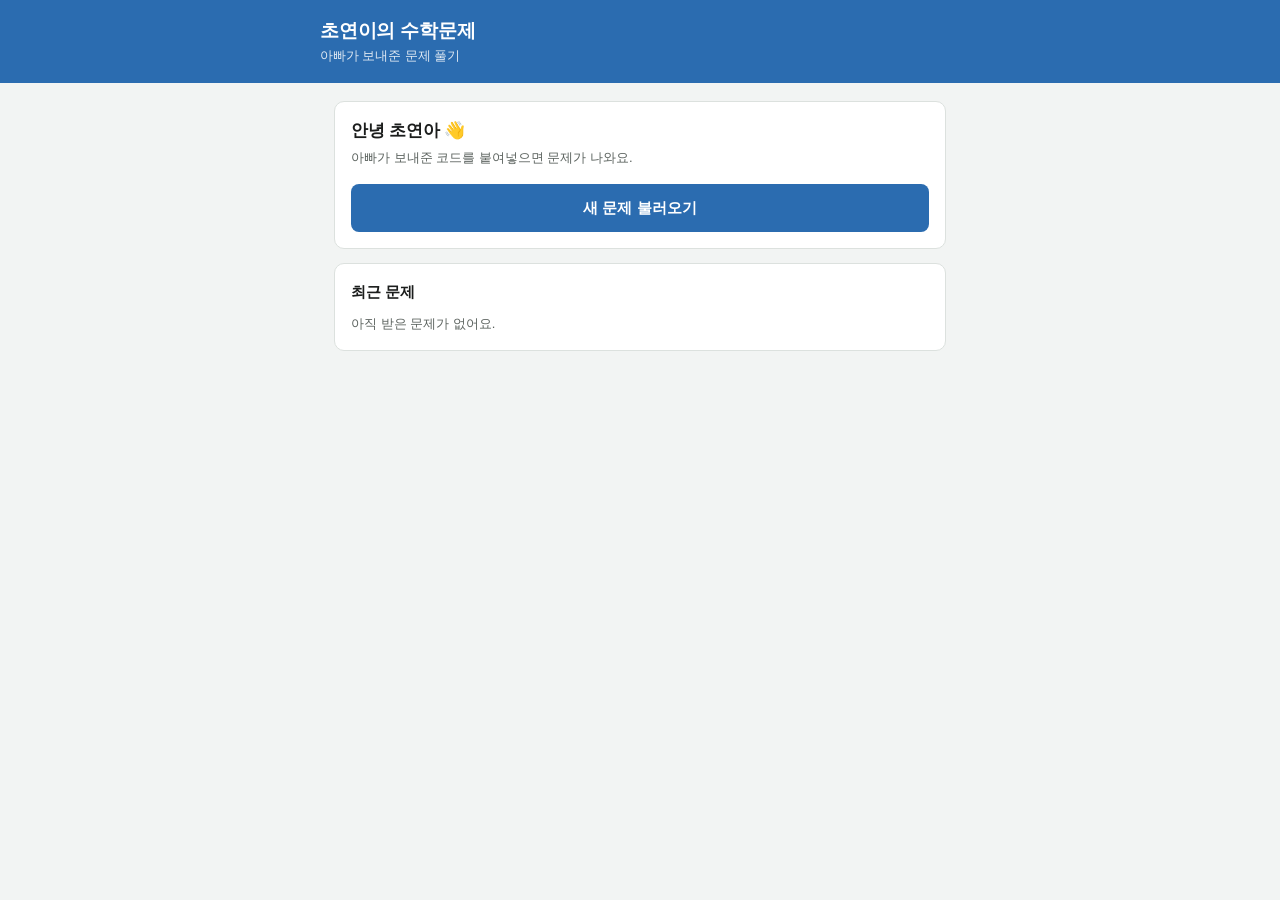
<file: kid/index.html>
<!DOCTYPE html>
<html lang="ko">
<head>
<meta charset="UTF-8">
<meta name="viewport" content="width=device-width, initial-scale=1.0, viewport-fit=cover">
<title>초연이의 수학문제</title>
<link rel="manifest" href="manifest.json">
<meta name="theme-color" content="#2B6CB0">
<link rel="stylesheet" href="../shared/style.css">
<style>
  :root { --accent: #2B6CB0; --accent-strong: #1F4F82; --accent-soft: #E6F0F9; }
  @media (prefers-color-scheme: dark) {
    :root:not([data-theme="light"]) { --accent: #7FB6EF; --accent-strong: #A5CDF6; --accent-soft: #16273B; }
  }
  .pane { display: none; }
  .pane.on { display: block; }
  .counter { font-size: 13px; font-weight: 700; color: var(--accent-strong); letter-spacing: 0.02em; }
  .verdict { border-radius: 8px; padding: 13px; font-size: 15px; font-weight: 600; margin-top: 4px; }
  .verdict.good { background: var(--accent-soft); color: var(--accent-strong); }
  .verdict.retry { background: var(--amber-soft); color: var(--amber); }
  .verdict.show { background: var(--red-soft); color: var(--red); }
  .solution { margin-top: 12px; padding-top: 12px; border-top: 1px dashed var(--line);
              font-size: 14px; line-height: 1.85; color: var(--ink); }
  .mark { font-size: 20px; font-weight: 700; flex: none; width: 26px; text-align: center; }
  .mark.o { color: var(--accent); }
  .mark.x { color: var(--red); }
  .score { font-size: 34px; font-weight: 800; letter-spacing: -0.02em; }
</style>
</head>
<body>

<div class="top"><div class="top-inner">
  <h1>초연이의 수학문제</h1>
  <p id="topsub">아빠가 보내준 문제 풀기</p>
</div></div>

<div class="wrap">

  <!-- ① 홈 -->
  <section class="pane on" id="p1">
    <div class="card">
      <h2 class="title">안녕 초연아 👋</h2>
      <p class="sub">아빠가 보내준 코드를 붙여넣으면 문제가 나와요.</p>
      <div class="btns">
        <button class="primary" id="toLoad">새 문제 불러오기</button>
      </div>
    </div>

    <div class="card">
      <h2 class="title" style="font-size:15px">최근 문제</h2>
      <div id="hist" style="margin-top:10px"></div>
    </div>
  </section>

  <!-- ② 불러오기 -->
  <section class="pane" id="p2">
    <div class="card">
      <h2 class="title">문제 불러오기</h2>
      <p class="sub">아빠가 카톡으로 보낸 코드를 전체 복사해서 붙여넣으세요.</p>
      <label class="field" for="code">문제 코드</label>
      <textarea id="code" placeholder="CHOBLY-1: 로 시작하는 코드를 붙여넣으세요"></textarea>
      <div id="loadErr"></div>
      <div class="btns">
        <button class="primary" id="doLoad" disabled>문제 가져오기</button>
        <button class="plain" id="backHome">돌아가기</button>
      </div>
    </div>
  </section>

  <!-- ③ 문제 풀기 -->
  <section class="pane" id="p3">
    <div class="steps" id="dots"></div>

    <div class="card">
      <div class="counter" id="counter"></div>
      <div class="qtext" id="q" style="margin-top:8px"></div>

      <div id="answerArea"></div>

      <div id="verdict"></div>
      <div id="solution"></div>
    </div>

    <div class="btns">
      <button class="primary" id="check">확인</button>
      <button class="primary hide" id="next">다음 문제</button>
      <button class="plain" id="quit">그만 풀기</button>
    </div>
  </section>

  <!-- ④ 결과 -->
  <section class="pane" id="p4">
    <div class="card center">
      <p class="sub" style="margin-bottom:6px">다 풀었어요!</p>
      <div class="score" id="score"></div>
      <p class="muted" id="scoreMsg" style="margin-top:6px"></p>
    </div>

    <div class="card">
      <h2 class="title" style="font-size:15px">푼 문제</h2>
      <div id="review" style="margin-top:10px"></div>
    </div>

    <div class="btns">
      <button class="primary hide" id="retryWrong">틀린 문제만 다시 풀기</button>
      <button class="ghost" id="retryAll">처음부터 다시 풀기</button>
      <button class="plain" id="toHome">홈으로</button>
    </div>
  </section>
</div>

<script src="../shared/mathfmt.js"></script>
<script src="../shared/validator.js"></script>
<script src="../shared/storage.js"></script>
<script>
if ('serviceWorker' in navigator) {
  navigator.serviceWorker.register('sw.js').catch(() => {});
}

const $ = id => document.getElementById(id);
const MAX_TRY = 2;   // 첫 시도 + 다시 풀 기회 1번 (SPEC 3절)

const run = { setId: null, problems: [], queue: [], pos: 0, tries: 0, results: {} };

function show(n) {
  for (let i = 1; i <= 4; i++) $('p' + i).classList.toggle('on', i === n);
  window.scrollTo(0, 0);
}

/* ---------- ① 홈 ---------- */
function renderHistory() {
  const sets = Storage.getKidSets();
  const box = $('hist');
  if (!sets.length) { box.innerHTML = '<p class="muted">아직 받은 문제가 없어요.</p>'; return; }

  box.innerHTML = '';
  sets.forEach(s => {
    const total = s.problems.length;
    const right = s.problems.filter((_, i) => s.results[i] === 'correct').length;
    const solved = Object.keys(s.results).length;
    const d = new Date(s.createdAt);
    const when = (d.getMonth() + 1) + '월 ' + d.getDate() + '일';

    const row = document.createElement('div');
    row.className = 'row';
    row.style.cursor = 'pointer';
    row.innerHTML =
      '<div class="grow">' +
        '<div style="font-size:14px;font-weight:600">' + total + '문제</div>' +
        '<div class="meta">' + when + ' · ' +
          (solved ? (right + '/' + total + ' 맞음') : '아직 안 풀었어요') +
        '</div>' +
      '</div>' +
      (s.isNew ? '<span class="tag">NEW</span>' : '');

    row.addEventListener('click', () => {
      Storage.markRead(Storage.KID_KEY, s.id);
      startSet(s.id, null);
    });
    box.appendChild(row);
  });
}

$('toLoad').addEventListener('click', () => {
  $('code').value = '';
  $('loadErr').innerHTML = '';
  $('doLoad').disabled = true;
  show(2);
});

/* ---------- ② 불러오기 ---------- */
$('code').addEventListener('input', () => {
  $('doLoad').disabled = !$('code').value.trim();
  $('loadErr').innerHTML = '';
});

$('backHome').addEventListener('click', () => { renderHistory(); show(1); });

$('doLoad').addEventListener('click', () => {
  const problems = Storage.decodeShareData($('code').value);
  if (!problems) {
    $('loadErr').innerHTML =
      '<div class="note bad" style="margin:12px 0 0">코드를 읽지 못했어요. ' +
      '아빠가 보낸 코드를 처음부터 끝까지 전부 복사했는지 확인해 주세요.</div>';
    return;
  }
  const id = Storage.saveKidSet(problems);
  Storage.markRead(Storage.KID_KEY, id);
  startSet(id, null);
});

/* ---------- ③ 문제 풀기 ---------- */
function startSet(setId, onlyIndexes) {
  const set = Storage.getKidSet(setId);
  if (!set) { renderHistory(); show(1); return; }

  run.setId = setId;
  run.problems = set.problems;
  run.results = Object.assign({}, set.results);
  run.queue = onlyIndexes && onlyIndexes.length
    ? onlyIndexes.slice()
    : set.problems.map((_, i) => i);
  run.pos = 0;

  if (!onlyIndexes) run.results = {};
  show(3);
  renderQuestion();
}

function renderQuestion() {
  if (run.pos >= run.queue.length) { finish(); return; }

  const idx = run.queue[run.pos];
  const p = run.problems[idx];
  run.tries = 0;

  // 진행 점
  $('dots').innerHTML = run.queue.map((_, i) =>
    '<i class="' + (i < run.pos ? 'done' : (i === run.pos ? 'on' : '')) + '"></i>').join('');

  $('counter').textContent = (run.pos + 1) + ' / ' + run.queue.length + '번 문제';
  $('q').innerHTML = MathFmt.renderText(p.question);
  $('answerArea').innerHTML = MathFmt.buildInput(p.type, p.unit);
  $('verdict').innerHTML = '';
  $('solution').innerHTML = '';

  $('check').classList.remove('hide');
  $('check').disabled = false;
  $('next').classList.add('hide');
  MathFmt.focusFirst($('answerArea'));
}

$('check').addEventListener('click', () => {
  const idx = run.queue[run.pos];
  const p = run.problems[idx];
  const given = MathFmt.readInput($('answerArea'), p.type);

  if (Validator.isBlank(given)) {
    $('verdict').innerHTML = '<div class="verdict retry">답을 먼저 써 주세요.</div>';
    return;
  }

  run.tries++;
  const ok = Validator.checkAnswer(given, p.answer);

  if (ok) {
    $('verdict').innerHTML = '<div class="verdict good">잘했어요! 정답이에요 🎉</div>';
    record(idx, 'correct');
    toNext();
    return;
  }

  if (run.tries < MAX_TRY) {
    // 다시 풀 기회 1번 (SPEC 3절)
    $('verdict').innerHTML =
      '<div class="verdict retry">아쉬워요. 한 번 더 풀어볼까요?</div>';
    MathFmt.clearInput($('answerArea'));
    MathFmt.focusFirst($('answerArea'));
    return;
  }

  // 두 번 틀리면 정답과 풀이를 보여준다 (SPEC 3절)
  $('verdict').innerHTML =
    '<div class="verdict show">정답은 ' + MathFmt.renderAnswer(p.answer, p.unit) + ' 이에요.</div>';
  $('solution').innerHTML = p.explanation
    ? '<div class="solution"><b>풀이</b><br>' + MathFmt.renderText(p.explanation) + '</div>'
    : '<div class="solution muted">이 문제는 풀이가 없어요.</div>';
  record(idx, 'wrong');
  toNext();
});

function record(idx, result) {
  run.results[idx] = result;
  Storage.saveKidResult(run.setId, idx, result);
}

function toNext() {
  $('check').classList.add('hide');
  $('next').classList.remove('hide');
  $('next').textContent = (run.pos + 1 >= run.queue.length) ? '결과 보기' : '다음 문제';
}

$('next').addEventListener('click', () => { run.pos++; renderQuestion(); });
$('quit').addEventListener('click', () => { renderHistory(); show(1); });

/* ---------- ④ 결과 ---------- */
function finish() {
  const total = run.queue.length;
  const right = run.queue.filter(i => run.results[i] === 'correct').length;

  $('score').textContent = right + ' / ' + total;
  $('scoreMsg').textContent =
    right === total ? '전부 맞았어요! 대단해요 🎉'
    : right === 0   ? '괜찮아요. 풀이를 보고 다시 해봐요.'
                    : '틀린 문제를 다시 풀어볼까요?';

  const box = $('review');
  box.innerHTML = '';
  run.queue.forEach((idx, i) => {
    const p = run.problems[idx];
    const ok = run.results[idx] === 'correct';
    const row = document.createElement('div');
    row.className = 'row';
    row.innerHTML =
      '<div class="mark ' + (ok ? 'o' : 'x') + '">' + (ok ? 'O' : 'X') + '</div>' +
      '<div class="grow">' +
        '<div style="font-size:13.5px;line-height:1.6">' +
          MathFmt.renderText(p.question.length > 46 ? p.question.slice(0, 46) + '…' : p.question) +
        '</div>' +
        '<div class="meta">정답 ' + MathFmt.renderAnswer(p.answer, p.unit) + '</div>' +
      '</div>';
    box.appendChild(row);
  });

  const wrong = run.queue.filter(i => run.results[i] !== 'correct');
  $('retryWrong').classList.toggle('hide', wrong.length === 0);
  $('retryWrong').textContent = '틀린 ' + wrong.length + '문제만 다시 풀기';

  show(4);
}

$('retryWrong').addEventListener('click', () => {
  const wrong = run.queue.filter(i => run.results[i] !== 'correct');
  startSet(run.setId, wrong);
});
$('retryAll').addEventListener('click', () => startSet(run.setId, null));
$('toHome').addEventListener('click', () => { renderHistory(); show(1); });

renderHistory();
</script>
</body>
</html>
</file>
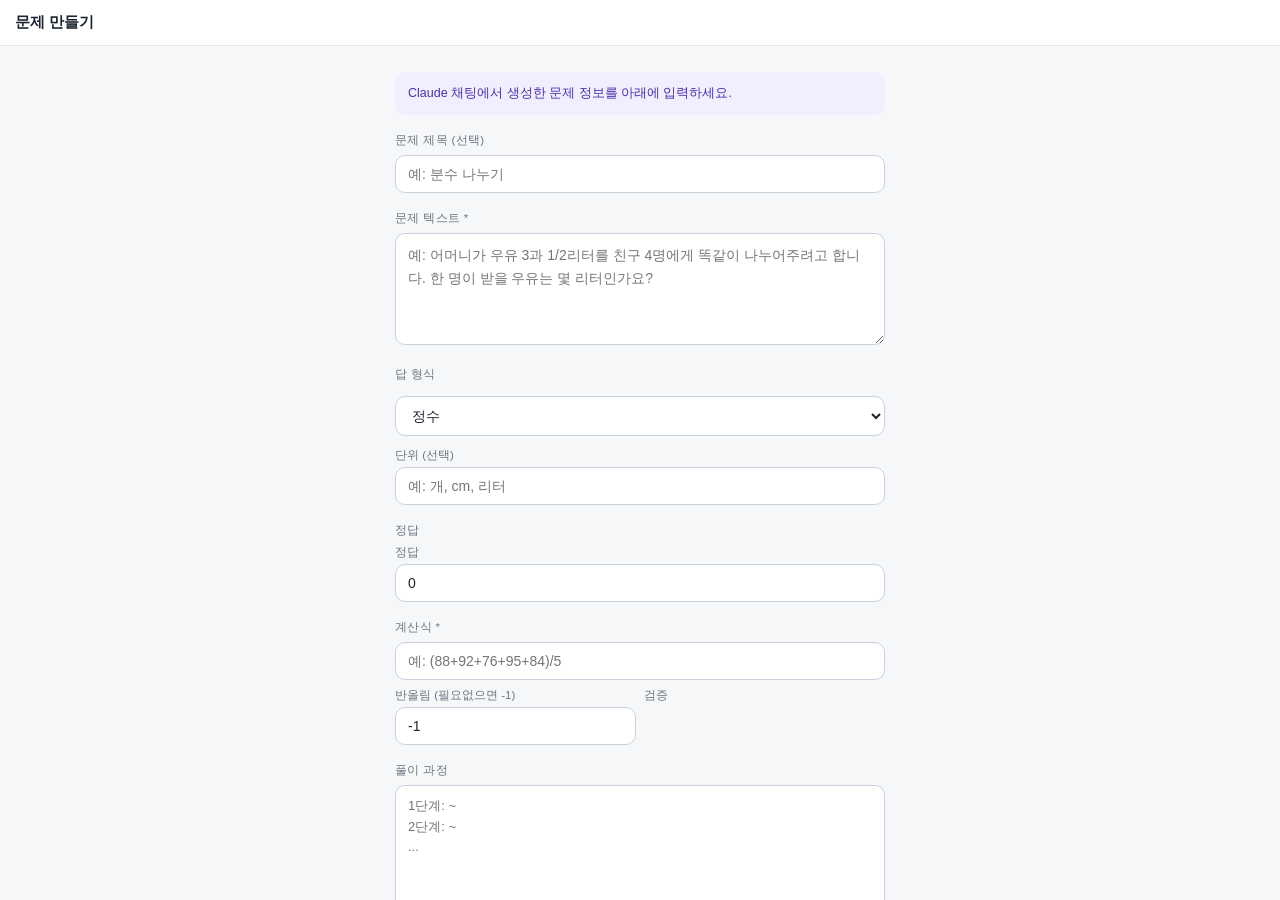
<file: generator.html>
<!DOCTYPE html>
<html lang="ko">
<head>
<meta charset="utf-8">
<meta name="viewport" content="width=device-width,initial-scale=1,maximum-scale=1,user-scalable=no,viewport-fit=cover">
<meta name="theme-color" content="#f2724b">
<title>초블리 문제 생성기</title>
<style>
  :root{
    --ink:#1b2430; --sub:#6b7684; --line:#e3e7ec; --bg:#f6f7f9;
    --card:#fff; --kid:#f2724b; --ok:#17a06a; --new:#7c4dff; --soft:#f7f9fc;
  }
  *{box-sizing:border-box;-webkit-tap-highlight-color:transparent}
  html,body{height:100%}
  body{
    margin:0;background:var(--bg);color:var(--ink);
    font-family:-apple-system,"Apple SD Gothic Neo","Noto Sans KR","Malgun Gothic",sans-serif;
    display:flex;flex-direction:column;
    padding-top:env(safe-area-inset-top);padding-bottom:env(safe-area-inset-bottom);
    overscroll-behavior:none;
  }
  .bar{
    padding:13px 15px;background:var(--card);border-bottom:1px solid var(--line);
    display:flex;align-items:center;gap:9px;flex:0 0 auto;
  }
  .bar .back,.bar .gear{border:0;background:transparent;font-size:19px;color:var(--sub);padding:0 3px;cursor:pointer;font-family:inherit}
  .bar .t{font-size:15px;font-weight:700;overflow:hidden;text-overflow:ellipsis;white-space:nowrap}
  .bar .gear{margin-left:auto;font-size:16px}
  .wrap{flex:1;overflow-y:auto;padding:15px;-webkit-overflow-scrolling:touch;max-width:520px;width:100%;margin:0 auto}

  .btn{
    display:block;width:100%;border:0;border-radius:13px;padding:15px;
    font-size:15px;font-weight:700;font-family:inherit;cursor:pointer;margin-top:9px;
  }
  .btn:active{transform:scale(.985)}
  .btn.kid{background:var(--kid);color:#fff}
  .btn.ghost{background:var(--card);color:var(--ink);border:1px solid var(--line)}
  .btn.ok{background:var(--ok);color:#fff}
  .btn:disabled{opacity:.4;cursor:default}
  .btn.sm{padding:10px;font-size:13px;margin-top:0}
  .row{display:flex;gap:8px}
  .row .btn{margin-top:9px}

  .label{font-size:11.5px;color:var(--sub);margin:18px 0 7px;letter-spacing:.03em}
  .card{background:var(--card);border:1px solid var(--line);border-radius:14px;padding:13px 14px;margin-bottom:9px;line-height:1.8}
  .card .n{font-weight:700;font-size:14.5px}
  .card .m{color:var(--sub);font-size:12px;margin-top:3px}

  input[type=text],input[type=number],input[type=password],select,textarea.plain{
    width:100%;border:1.5px solid #c8d1dc;border-radius:10px;padding:10px 12px;
    font-size:14px;font-family:inherit;color:var(--ink);background:#fff;
  }
  input[type=text]:focus,input[type=number]:focus,input[type=password]:focus,select:focus,textarea.plain:focus{outline:0;border-color:var(--kid)}
  textarea.plain{resize:vertical;line-height:1.6}
  .mono{font-family:ui-monospace,SFMono-Regular,Menlo,Consolas,monospace;font-size:13px}
  .fieldrow{display:flex;gap:8px;margin-top:8px}
  .field{flex:1;min-width:0}
  .field label{display:block;font-size:11.5px;color:var(--sub);margin-bottom:4px}

  .note{border-radius:11px;padding:11px 13px;font-size:12.5px;line-height:1.7;margin-top:11px}
  .note.warn{background:#fff5e8;color:#8a5a12}
  .note.good{background:#eaf7f0;color:#0f6d49}
  .note.info{background:#f1eeff;color:#4a2fb0}
  .note.bad{background:#fdeced;color:#a52334}

  .prog{height:6px;border-radius:4px;background:#e9ecf0;overflow:hidden;margin-bottom:10px}
  .prog i{display:block;height:100%;background:var(--kid);transition:width .3s}

  .badge{display:inline-block;font-size:11px;font-weight:800;padding:3px 8px;border-radius:20px;margin-left:6px;vertical-align:2px}
  .badge.ok{background:#eaf7f0;color:#0f6d49}
  .badge.bad{background:#fdeced;color:#a52334}
  #cCheck.badge{display:block;padding:8px 10px;border-radius:8px;font-size:12px;margin-left:0}
  #cCheck.badge:empty{padding:0}

  .imgprev{max-width:100%;border-radius:12px;border:1px solid var(--line);margin-top:8px;display:block}
  .imgrow{display:flex;align-items:center;gap:8px;margin-top:8px}
  .imgrow .rm{color:var(--sub);font-size:12px;padding:6px 10px;border:1px solid var(--line);border-radius:20px;background:#fff;cursor:pointer}

  .excl{display:flex;align-items:center;gap:6px;font-size:12.5px;color:var(--sub);margin-top:9px}
  .itemcard{background:var(--card);border:1px solid var(--line);border-radius:14px;padding:13px 14px;margin-bottom:10px;line-height:1.8}

  /* 세로 분수 */
  .fr{display:inline-flex;flex-direction:column;align-items:center;justify-content:center;
      vertical-align:middle;margin:0 3px;line-height:1;position:relative;top:-.08em}
  .fr .up,.fr .dn{font-size:.74em;font-weight:700;line-height:1.15}
  .fr .ln{width:100%;min-width:12px;height:1.4px;background:currentColor;margin:2px 0}

  .steps{background:var(--soft);border:1px solid var(--line);border-radius:12px;padding:14px;margin-top:11px;font-size:13.5px;line-height:2.1}
  .steps .st{margin-bottom:12px}
  .steps .st:last-child{margin-bottom:0}
  .steps .sh{font-weight:700;font-size:13px;color:var(--kid);margin-bottom:3px}
  .steps .sd{color:#3c4653;font-size:13px;line-height:1.9}
  .steps .sf{background:#fff;border-radius:8px;padding:9px 11px;margin-top:6px;font-size:14px;line-height:2;font-weight:600}
  .steps .fin{border-top:1px dashed var(--line);padding-top:11px;font-weight:700;font-size:14px;line-height:2}

  textarea#codeBox{
    width:100%;min-height:160px;border:1.5px dashed #c3ccd8;border-radius:12px;
    padding:12px;font-size:12px;font-family:ui-monospace,SFMono-Regular,Menlo,Consolas,monospace;
    background:#fff;line-height:1.6;word-break:break-all;color:var(--ink);
  }
  .hide{display:none!important}
</style>
</head>
<body>

<div class="bar">
  <button class="back hide" id="backBtn">←</button>
  <span class="t" id="title">초블리 문제 생성기</span>
  <button class="gear hide" id="gearBtn">⚙️</button>
</div>
<div class="wrap" id="wrap"></div>

<script>
"use strict";

/* =========================================================
   0. 기본 유틸 (index.html과 동일한 표기 규칙)
   ========================================================= */
function esc(s){
  return String(s).replace(/&/g,"&amp;").replace(/</g,"&lt;").replace(/>/g,"&gt;");
}
function fracHTML(text){
  var s = esc(String(text == null ? "" : text));
  return s.replace(/(\d+)_(\d+)\/(\d+)|(\d+)\/(\d+)/g, function(m, mw, mn, md, fn, fd){
    if(mw !== undefined){
      return mw + '<span class="fr"><span class="up">'+mn+'</span><i class="ln"></i><span class="dn">'+md+'</span></span>';
    }
    return '<span class="fr"><span class="up">'+fn+'</span><i class="ln"></i><span class="dn">'+fd+'</span></span>';
  });
}
function typeLabel(t){
  return {int:"정수", dec:"소수", frac:"분수", mixed:"대분수"}[t] || t;
}
function answerTextFlat(a){
  if(a.type === "int" || a.type === "dec") return String(a.value);
  if(a.type === "frac") return a.num + "/" + a.den;
  if(a.type === "mixed") return a.whole + "_" + a.num + "/" + a.den;
  return "";
}
function shortText(t){
  t = String(t||"");
  return t.length > 46 ? t.slice(0,46) + "…" : t;
}

/* =========================================================
   1. 정확한 분수(유리수) 연산 — 계산 검증의 핵심
   BigInt로 계산해서 부동소수점 오차가 전혀 없다.
   ========================================================= */
function bgcd(a,b){ if(a<0n) a=-a; if(b<0n) b=-b; while(b){ var t=b; b=a%b; a=t; } return a; }
function pow10(n){ var r=1n; for(var i=0;i<n;i++) r*=10n; return r; }
function makeFrac(n,d){
  if(d === 0n) throw new Error("0으로 나눌 수 없습니다.");
  if(d < 0n){ n=-n; d=-d; }
  var g = bgcd(n,d);
  if(g > 1n){ n/=g; d/=g; }
  return {n:n, d:d};
}
function fracFromInt(i){ return makeFrac(i, 1n); }
function fracFromDecimalString(numStr){
  var parts = String(numStr).split(".");
  var intPart = parts[0] || "0", fracPart = parts[1] || "";
  var den = pow10(fracPart.length);
  var num = BigInt((intPart || "0") + fracPart);
  return makeFrac(num, den);
}
function fracFromDecimal(x){
  var neg = x < 0, ax = Math.abs(x);
  var s = ax.toString();
  if(s.indexOf("e") !== -1 || s.indexOf("E") !== -1){
    s = ax.toFixed(6).replace(/0+$/,"").replace(/\.$/,"");
  }
  var f = fracFromDecimalString(s);
  return neg ? makeFrac(-f.n, f.d) : f;
}
function fracAdd(a,b){ return makeFrac(a.n*b.d + b.n*a.d, a.d*b.d); }
function fracSub(a,b){ return makeFrac(a.n*b.d - b.n*a.d, a.d*b.d); }
function fracMul(a,b){ return makeFrac(a.n*b.n, a.d*b.d); }
function fracDiv(a,b){ if(b.n === 0n) throw new Error("0으로 나눌 수 없습니다."); return makeFrac(a.n*b.d, a.d*b.n); }
function fracEq(a,b){ return a.n === b.n && a.d === b.d; }
function fracRound(f, digits){
  var scale = pow10(digits);
  var neg = f.n < 0n, nAbs = neg ? -f.n : f.n;
  var scaledNum = nAbs * scale;
  var q = scaledNum / f.d;
  var r = scaledNum % f.d;
  if(r * 2n >= f.d) q += 1n;
  if(neg) q = -q;
  return makeFrac(q, scale);
}
function fracToNice(f){
  if(f.d === 1n) return f.n.toString();
  var approx = Math.round((Number(f.n)/Number(f.d)) * 10000) / 10000;
  return f.n + "/" + f.d + " (≈" + approx + ")";
}
function answerToFrac(a){
  if(a.type === "int") return fracFromInt(BigInt(Math.round(a.value)));
  if(a.type === "dec") return fracFromDecimal(a.value);
  if(a.type === "frac") return makeFrac(BigInt(Math.round(a.num)), BigInt(Math.round(a.den)));
  if(a.type === "mixed") return fracAdd(fracFromInt(BigInt(Math.round(a.whole))), makeFrac(BigInt(Math.round(a.num)), BigInt(Math.round(a.den))));
  throw new Error("알 수 없는 답 형식: " + a.type);
}

/* 순수 산술식(숫자, + - * / ( ))만 파싱/계산한다. 변수·함수는 절대 허용하지 않는다. */
function evalExpr(str){
  var i = 0, s = String(str == null ? "" : str).trim();
  if(!s) throw new Error("식이 비어 있습니다.");
  function peek(){ while(i < s.length && /\s/.test(s[i])) i++; return s[i]; }
  function parseExpr(){
    var v = parseTerm();
    for(;;){
      var c = peek();
      if(c === "+"){ i++; v = fracAdd(v, parseTerm()); }
      else if(c === "-"){ i++; v = fracSub(v, parseTerm()); }
      else break;
    }
    return v;
  }
  function parseTerm(){
    var v = parseFactor();
    for(;;){
      var c = peek();
      if(c === "*"){ i++; v = fracMul(v, parseFactor()); }
      else if(c === "/"){ i++; v = fracDiv(v, parseFactor()); }
      else break;
    }
    return v;
  }
  function parseFactor(){
    var c = peek();
    if(c === undefined) throw new Error("식이 예상보다 일찍 끝났습니다.");
    if(c === "+"){ i++; return parseFactor(); }
    if(c === "-"){ i++; var f = parseFactor(); return makeFrac(-f.n, f.d); }
    if(c === "("){
      i++; var v = parseExpr();
      if(peek() !== ")") throw new Error("괄호 짝이 맞지 않습니다.");
      i++; return v;
    }
    if(/[0-9]/.test(c)){
      var start = i, seenDot = false;
      while(i < s.length && (/[0-9]/.test(s[i]) || (s[i] === "." && !seenDot))){
        if(s[i] === ".") seenDot = true;
        i++;
      }
      return fracFromDecimalString(s.slice(start, i));
    }
    throw new Error("허용되지 않은 문자입니다: '" + c + "'");
  }
  var result = parseExpr();
  if(peek() !== undefined) throw new Error("식 끝에 알 수 없는 문자가 있습니다: '" + peek() + "'");
  return result;
}
function checkExpr(exprStr, roundDigits, answer){
  try{
    var computed = evalExpr(exprStr);
    var target = (roundDigits != null && roundDigits >= 0) ? fracRound(computed, roundDigits) : computed;
    var expected = answerToFrac(answer);
    return { ok: fracEq(target, expected), computed:computed, expected:expected };
  }catch(e){
    return { ok:false, err:e.message };
  }
}

/* =========================================================
   2. CHOB1 코드 인코딩 (index.html의 디코딩 로직과 정확히 대칭)
   ========================================================= */
var hasCompression = (typeof CompressionStream !== "undefined");
function bufToBase64(buf){
  var bytes = new Uint8Array(buf), chunk = 0x8000, str = "";
  for(var i=0; i<bytes.length; i+=chunk){
    str += String.fromCharCode.apply(null, bytes.subarray(i, i+chunk));
  }
  return btoa(str);
}
function encodeCode(data){
  var json = JSON.stringify(data);
  var bytes = new TextEncoder().encode(json);
  var cs = new CompressionStream("deflate-raw");
  var stream = new Blob([bytes]).stream().pipeThrough(cs);
  return new Response(stream).arrayBuffer().then(function(buf){
    var b64 = bufToBase64(buf);
    var b64url = b64.replace(/\+/g,"-").replace(/\//g,"_").replace(/=+$/,"");
    return "CHOB1:" + b64url;
  });
}

/* =========================================================
   3. Claude API 호출 (브라우저에서 직접 fetch)
   ========================================================= */
var GKEY = "chobly-gen-apikey";
function getApiKey(){ try{ return localStorage.getItem(GKEY) || ""; }catch(e){ return ""; } }
function setApiKey(k){ try{ localStorage.setItem(GKEY, k); }catch(e){} }

var ANSWER_SCHEMA = {
  type:"object",
  properties:{
    type:{type:"string", enum:["int","dec","frac","mixed"]},
    value:{type:"number", description:"type이 int 또는 dec일 때만 사용. 그 외엔 0."},
    whole:{type:"integer", description:"type이 mixed일 때만 사용. 그 외엔 0."},
    num:{type:"integer", description:"type이 frac 또는 mixed일 때만 사용. 그 외엔 0."},
    den:{type:"integer", description:"type이 frac 또는 mixed일 때만 사용. 그 외엔 1."},
    unit:{type:"string", description:"답의 단위. 없으면 빈 문자열."}
  },
  required:["type","value","whole","num","den","unit"],
  additionalProperties:false
};
var STEP_SCHEMA = {
  type:"object",
  properties:{
    title:{type:"string", description:"번호 없이 소제목만. 예: '합계 구하기'"},
    desc:{type:"string", description:"이 단계에서 무엇을, 왜 하는지 한글 설명"},
    math:{type:"string", description:"이 단계의 실제 계산식(여러 줄이면 줄바꿈으로 구분). 없으면 빈 문자열."}
  },
  required:["title","desc","math"],
  additionalProperties:false
};
var SCAN_TOOL = {
  name:"report_scan",
  description:"사진 또는 텍스트에서 인식한 초등학교 5학년 수학 문장제 문제 1개를 구조화해서 보고한다.",
  input_schema:{
    type:"object",
    properties:{
      error:{type:"string", description:"문제를 인식할 수 없을 때(손글씨만 있음/문제가 여러 개/도형 문제/읽을 수 없음) 이유. 정상 인식이면 빈 문자열."},
      text:{type:"string"},
      answer:ANSWER_SCHEMA,
      expression:{type:"string", description:"답을 계산하는 순수 산술식. 숫자와 + - * / ( )만 사용."},
      roundDigits:{type:"integer", description:"반올림이 필요한 문제일 때만 반올림할 소수 자리수. 필요없으면 -1."}
    },
    required:["error","text","answer","expression","roundDigits"],
    additionalProperties:false
  },
  strict:true
};
var GEN_TOOL = {
  name:"report_new_problem",
  description:"원본 문제와 같은 유형으로 새로 만든 초등학교 5학년 수학 문장제 문제 1개를 구조화해서 보고한다.",
  input_schema:{
    type:"object",
    properties:{
      text:{type:"string"},
      answer:ANSWER_SCHEMA,
      expression:{type:"string", description:"답을 계산하는 순수 산술식. 숫자와 + - * / ( )만 사용. 변수·말줄임표 금지."},
      roundDigits:{type:"integer", description:"반올림이 필요한 문제일 때만 반올림할 소수 자리수. 필요없으면 -1."},
      steps:{type:"array", items:STEP_SCHEMA, minItems:2, maxItems:6},
      conclusion:{type:"string", description:"'따라서 ~입니다.' 형식의 최종 결론"}
    },
    required:["text","answer","expression","roundDigits","steps","conclusion"],
    additionalProperties:false
  },
  strict:true
};

var SCAN_SYSTEM = [
"너는 초등학교 5학년 수학 문제지를 스캔해서 구조화된 데이터로 옮기는 도우미야.",
"",
"규칙:",
"1. 사진(또는 텍스트) 안에서 인쇄되거나 타이핑된 문장제 수학 문제만 인식해. 손으로 쓴 글씨(학생이 푼 풀이, 답, 낙서 등)는 절대 참고하지 말고 완전히 무시해.",
"2. 사진 안에 서로 다른 문제가 2개 이상 보이면 어떤 것을 골라야 할지 판단하지 말고, error 필드에 이유를 적고 나머지 필드는 비워둬(text는 \"\", expression은 \"0\", answer는 {type:\"int\",value:0,whole:0,num:0,den:1,unit:\"\"}, roundDigits는 -1).",
"3. 인쇄된 문장제 문제를 찾지 못했거나, 손글씨만 있거나, 도형(그림) 문제이거나, 문제를 읽을 수 없으면 마찬가지로 error에 이유를 적어.",
"4. 정상적으로 문제 1개를 인식했으면 error는 빈 문자열(\"\")로 둬.",
"5. text 필드에는 원문 그대로 옮기되, 분수는 \"3/4\"처럼, 대분수는 \"2_1/3\"처럼 적어.",
"6. answer는 문제에서 요구하는 형식대로: 정수는 int, 소수는 dec, 진분수는 frac, 대분수는 mixed.",
"7. expression에는 답을 계산하는 순수 산술식만 적어. 숫자와 + - * / ( )만 쓰고 변수나 말줄임표(...)는 절대 쓰지 마. 이 식을 그대로 계산한 값이 answer와 정확히 같아야 해(반올림이 필요한 문제면 roundDigits에 자리수를 적고, 아니면 -1).",
"8. 확신이 없는 값을 추측해서 채우지 말고 사진/텍스트에 있는 그대로 정직하게 옮겨."
].join("\n");

var GEN_SYSTEM = [
"너는 초등학교 5학년 딸을 위해 수학 문장제 문제를 만드는 도우미야. 주어진 \"원본 문제\"와 같은 유형·난이도로, 숫자와 상황(등장인물, 물건, 장소 등)만 바꾼 새로운 문제 1개를 만들어야 해.",
"",
"[문제 유형 제한]",
"- 반드시 문장제(글로 된 문제)만 만들어. 도형, 각도, 넓이/부피 같은 도형 문제는 만들지 마.",
"- 평균, 분수의 덧셈/뺄셈/곱셈, 소수의 덧셈/뺄셈/곱셈, 비율(백분율) 등 초등학교 5학년 교육과정 범위 안에서만 만들어.",
"- 정답은 주관식으로 하나만 나오게 하고, 원본 문제의 답 형식(정수/소수/분수/대분수)과 같은 형식으로 맞춰.",
"",
"[정확성 — 가장 중요]",
"- expression 필드에는 답을 구하는 순수 산술식만 적어. 숫자와 + - * / ( )만 사용하고 변수(x 등)나 말줄임표는 절대 쓰지 마. 이 식을 그대로 계산한 값이 answer와 정확히 일치해야 해.",
"- 나눗셈이 딱 떨어지지 않는 문제(예: 평균)는 문제에 나오는 숫자 자체를 조정해서 나눗셈이 딱 떨어지도록 만들어. (예: 5명의 평균을 구하는 문제면 합계가 5의 배수가 되도록 숫자를 고름)",
"- 문제 자체가 '반올림하여 ~까지 구하시오'처럼 반올림을 명시적으로 요구할 때만 roundDigits에 반올림할 소수 자리수를 적고, 그 외에는 항상 roundDigits를 -1로 둬(정확히 나누어떨어지는 숫자로 문제를 만들어).",
"- 절대로 계산이 안 맞는데 그럴듯한 숫자로 답을 지어내지 마. expression을 실제로 계산한 값과 answer가 다르면 별도 프로그램이 자동으로 걸러내고 다시 요청할 거야.",
"",
"[풀이(steps) 작성 규칙]",
"- steps는 1단계부터 순서대로, 각 단계는 title(번호 없이 소제목만, 예: '합계 구하기'), desc(그 단계에서 무엇을 왜 하는지 한글로 설명), math(그 단계의 실제 계산식, 여러 줄이면 줄바꿈으로 구분)로 구성해.",
"- 미지수를 쓸 일이 있으면 원칙적으로 x를 사용해. 다만 x로 두면 계산이 오히려 복잡해지는 예외적인 경우에는 그 이유를 desc에 간단히 설명하고, 계산이 더 쉬운 다른 값을 x(또는 a, b, c)로 놓은 뒤 마지막 단계에서 원래 구하려던 값으로 다시 환산해.",
"- conclusion에는 '따라서 ~은 ~입니다.' 형식으로 최종 결론을 적어. 이 값은 answer와 반드시 일치해야 해.",
"- steps와 conclusion에 나오는 숫자도 expression·answer와 서로 앞뒤가 맞아야 해(중간에 값을 슬쩍 바꾸지 마).",
"",
"[표현]",
"- 초등학생이 읽기 편하게 자연스러운 한글 문장으로 써. 분수는 '3/4', 대분수는 '2_1/3' 형식으로 적어.",
"- 등장인물 이름은 실제 아이 이름을 쓰지 말고 일반적인 이름(민수, 지우, 서연 등)을 자유롭게 사용해."
].join("\n");

function claudeCall(system, content, tool, maxTokens){
  var apiKey = getApiKey();
  if(!apiKey) return Promise.reject(new Error("API 키를 먼저 입력해주세요."));
  return fetch("https://api.anthropic.com/v1/messages", {
    method:"POST",
    headers:{
      "content-type":"application/json",
      "x-api-key": apiKey,
      "anthropic-version":"2023-06-01",
      "anthropic-dangerous-direct-browser-access":"true"
    },
    body: JSON.stringify({
      model:"claude-opus-5",
      max_tokens: maxTokens || 8000,
      system: system,
      messages:[{role:"user", content: content}],
      tools:[tool],
      tool_choice:{type:"tool", name:tool.name}
    })
  }).catch(function(e){
    throw new Error("네트워크 오류: " + e.message);
  }).then(function(res){
    return res.json().catch(function(){ return null; }).then(function(json){
      if(!res.ok){
        var msg = (json && json.error && json.error.message) || ("HTTP " + res.status);
        if(res.status === 401) msg = "API 키가 올바르지 않아요. 다시 확인해주세요.";
        else if(res.status === 429) msg = "요청이 너무 많아요. 잠시 후 다시 시도해주세요.";
        throw new Error(msg);
      }
      if(!json) throw new Error("응답을 읽지 못했습니다.");
      if(json.stop_reason === "refusal") throw new Error("모델이 이 요청을 거부했어요.");
      var blocks = json.content || [];
      for(var k=0; k<blocks.length; k++){
        if(blocks[k].type === "tool_use" && blocks[k].name === tool.name) return blocks[k].input;
      }
      throw new Error("모델 응답에서 결과를 찾지 못했습니다.");
    });
  });
}

/* =========================================================
   4. 상태
   ========================================================= */
var view = "input";
var base = { text:"", unit:"", type:"int", value:0, whole:0, num:1, den:2, expression:"", roundDigits:-1 };
var count = 1;
var results = [];        // 생성된 문제들
var genProgress = { done:0, total:0, msg:"" };
var expandedIdx = -1;
var title = "";
var busy = false, busyMsg = "";
var exportCode = "";

var wrap = document.getElementById("wrap");
var titleEl = document.getElementById("title");
var countEl = null;
var backBtn = document.getElementById("backBtn");
var gearBtn = document.getElementById("gearBtn");

backBtn.onclick = function(){
  if(busy) return;
  if(view === "confirm") go("input");
  else if(view === "review") go("confirm");
  else if(view === "export") go("review");
};
gearBtn.onclick = function(){ if(!busy) go("input"); };

function go(v){
  view = v;
  render();
  wrap.scrollTop = 0;
}
function setBusy(flag, msg){ busy = flag; busyMsg = msg || ""; render(); }
function busyBannerHTML(){ return busy ? '<div class="note info">' + esc(busyMsg) + '</div>' : ""; }
function defaultTitle(){
  var d = new Date();
  return (d.getMonth()+1) + "/" + d.getDate() + " 수학 문제";
}

/* =========================================================
   5. 렌더링
   ========================================================= */
function render(){
  backBtn.classList.toggle("hide", view === "input");
  gearBtn.classList.toggle("hide", view === "input");
  if(view === "input"){ titleEl.textContent = "문제 만들기"; renderInput(); }
  else if(view === "confirm"){ titleEl.textContent = "확인"; renderConfirm(); }
  else if(view === "review"){ titleEl.textContent = "결과"; renderReview(); }
  else if(view === "export"){ titleEl.textContent = "코드 내보내기"; renderExport(); }
}


function renderInput(){
  var h = '<div class="note info">Claude 채팅에서 생성한 문제 정보를 아래에 입력하세요.</div>';
  h += '<div class="label">문제 제목 (선택)</div>';
  h += '<input type="text" id="inTitle" value="' + esc(title || "") + '" placeholder="예: 분수 나누기">';
  h += '<div class="label">문제 텍스트 *</div>';
  h += '<textarea class="plain" id="inText" rows="4" placeholder="예: 어머니가 우유 3과 1/2리터를 친구 4명에게 똑같이 나누어주려고 합니다. 한 명이 받을 우유는 몇 리터인가요?">' + esc(base.text) + '</textarea>';
  h += '<div class="label">답 형식</div>';
  h += '<select id="inType" style="width:100%;margin-top:7px">';
  ["int","dec","frac","mixed"].forEach(function(t){
    h += '<option value="' + t + '"' + (base.type===t?' selected':'') + '>' + typeLabel(t) + '</option>';
  });
  h += '</select>';
  h += '<div class="fieldrow" style="margin-top:12px"><div class="field"><label>단위 (선택)</label><input type="text" id="inUnit" value="' + esc(base.unit) + '" placeholder="예: 개, cm, 리터"></div></div>';
  h += '<div class="label" style="margin-top:18px">정답</div>';
  h += '<div id="inAnsWrap">' + answerFieldsHTML(base) + '</div>';
  h += '<div class="label" style="margin-top:18px">계산식 *</div>';
  h += '<input type="text" class="mono" id="inExpr" value="' + esc(base.expression) + '" placeholder="예: (88+92+76+95+84)/5">';
  h += '<div class="fieldrow"><div class="field"><label>반올림 (필요없으면 -1)</label><input type="number" id="inRound" value="' + base.roundDigits + '"></div><div class="field"><label>검증</label><div id="inCheck" class="badge"></div></div></div>';
  h += '<div class="label" style="margin-top:18px">풀이 과정</div>';
  h += '<textarea class="plain" id="inSteps" rows="6" placeholder="1단계: ~\n2단계: ~\n..." style="font-size:13px"></textarea>';
  h += '<div class="label" style="margin-top:18px">최종 결론</div>';
  h += '<textarea class="plain" id="inConc" rows="2" placeholder="예: 따라서 한 명이 받을 우유는 7/8리터입니다." style="font-size:13px"></textarea>';
  h += '<button class="btn kid" id="goConfirm">다음 →</button>';
  h += busyBannerHTML();
  wrap.innerHTML = h;

  function bindText(id, key){
    var el = document.getElementById(id);
    el.oninput = function(){ base[key] = el.value; if(id==="inExpr") checkInputNow(); };
  }
  function bindNum(id, key){
    var el = document.getElementById(id);
    el.oninput = function(){
      var v = parseFloat(el.value);
      base[key] = isNaN(v) ? 0 : v;
      checkInputNow();
    };
  }
  bindText("inText","text");
  bindText("inUnit","unit");
  bindText("inExpr","expression");
  document.getElementById("inTitle").oninput = function(){ title = document.getElementById("inTitle").value; };
  document.getElementById("inType").onchange = function(){
    base.type = document.getElementById("inType").value;
    document.getElementById("inAnsWrap").innerHTML = answerFieldsHTML(base);
    wireInputAnswers();
    checkInputNow();
  };
  document.getElementById("inRound").oninput = function(){
    var v = parseInt(document.getElementById("inRound").value,10);
    base.roundDigits = isNaN(v) ? -1 : v;
    checkInputNow();
  };
  function wireInputAnswers(){
    bindNum("inVal","value");
    bindNum("inNum","num");
    bindNum("inDen","den");
    bindNum("inWhole","whole");
  }
  wireInputAnswers();
  document.getElementById("goConfirm").onclick = function(){
    if(!base.text.trim()){ alert("문제 텍스트를 입력해주세요."); return; }
    if(!base.expression.trim()){ alert("계산식을 입력해주세요."); return; }
    go("confirm");
  };
  checkInputNow();
}

function checkInputNow(){
  var badge = document.getElementById("inCheck");
  if(!badge) return;
  if(!base.expression.trim()){ badge.textContent = ""; badge.className = "badge"; return; }
  var chk = checkExpr(base.expression, base.roundDigits, base);
  if(chk.err){
    badge.textContent = "⚠ 식 오류: " + chk.err;
    badge.className = "badge bad";
  }else if(chk.ok){
    badge.textContent = "✅ 일치";
    badge.className = "badge ok";
  }else{
    badge.textContent = "⚠ 불일치";
    badge.className = "badge bad";
  }
}


function answerFieldsHTML(b){
  if(b.type === "int"){
    return '<div class="field"><label>정답</label><input type="number" id="cVal" value="' + b.value + '"></div>';
  }
  if(b.type === "dec"){
    return '<div class="field"><label>정답</label><input type="number" step="any" id="cVal" value="' + b.value + '"></div>';
  }
  if(b.type === "frac"){
    return '<div class="fieldrow" style="margin-top:0"><div class="field"><label>분자</label><input type="number" id="cNum" value="' + b.num + '"></div>'
         + '<div class="field"><label>분모</label><input type="number" id="cDen" value="' + b.den + '"></div></div>';
  }
  return '<div class="fieldrow" style="margin-top:0"><div class="field"><label>자연수</label><input type="number" id="cWhole" value="' + b.whole + '"></div>'
       + '<div class="field"><label>분자</label><input type="number" id="cNum" value="' + b.num + '"></div>'
       + '<div class="field"><label>분모</label><input type="number" id="cDen" value="' + b.den + '"></div></div>';
}

function renderConfirm(){
  var h = '<div class="note info">문제 정보를 확인하세요.</div>';
  h += '<div class="card">';
  h += '<div class="n">' + (title || "문제") + '</div>';
  h += '<div class="m">형식: ' + typeLabel(base.type) + (base.unit ? (' · 단위: ' + esc(base.unit)) : '') + '</div>';
  h += '</div>';
  h += '<div class="label">문제</div>';
  h += '<div class="card" style="cursor:default">' + fracHTML(base.text) + '</div>';
  h += '<div class="label">정답</div>';
  h += '<div class="card" style="cursor:default">' + fracHTML(answerTextFlat(base)) + (base.unit ? (' ' + esc(base.unit)) : '') + '</div>';
  h += '<div class="label">계산식 및 반올림</div>';
  h += '<div class="card mono" style="cursor:default;font-size:13px">' + esc(base.expression) + '<br>반올림: ' + base.roundDigits + '</div>';
  h += '<div class="label">만들 문제 개수</div>';
  h += '<input type="number" id="genCount" min="1" max="10" value="' + count + '" style="width:100%;margin-top:7px">';
  h += '<div class="row" style="margin-top:18px">';
  h += '<button class="btn ghost" id="goBack">← 수정</button>';
  h += '<button class="btn kid" id="startGen">생성 시작 →</button>';
  h += '</div>';
  h += busyBannerHTML();
  wrap.innerHTML = h;

  document.getElementById("genCount").oninput = function(){
    var n = parseInt(document.getElementById("genCount").value,10);
    if(isNaN(n) || n < 1) n = 1;
    if(n > 10) n = 10;
    count = n;
  };
  document.getElementById("goBack").onclick = function(){ if(!busy) go("input"); };
  document.getElementById("startGen").onclick = function(){
    if(busy) return;
    var n = parseInt(document.getElementById("genCount").value,10);
    if(isNaN(n) || n < 1) n = 1;
    if(n > 10) n = 10;
    count = n;
    var data = {
      id: String(Date.now()),
      title: title || defaultTitle(),
      q: [{
        text: base.text,
        answer: { type:base.type, value:base.value, whole:base.whole, num:base.num, den:base.den, unit:base.unit },
        steps: [],
        conclusion: ""
      }]
    };
    setBusy(true, "코드 만드는 중…");
    encodeCode(data).then(function(code){
      exportCode = code;
      setBusy(false);
      go("export");
    }).catch(function(e){
      setBusy(false);
      alert("코드 생성 실패: " + e.message);
    });
  };
}


function renderExport(){
  var h = '<div class="note good">코드가 준비됐어요! 아래 내용을 전체 복사해서 카톡으로 초연이에게 보내주세요.</div>';
  h += '<div class="label">CHOB1 코드</div>';
  h += '<textarea id="codeBox" readonly>' + esc(exportCode) + '</textarea>';
  h += '<button class="btn kid" id="copyBtn">복사하기</button>';
  h += '<button class="btn ghost" id="newOne">새 문제 만들기</button>';
  wrap.innerHTML = h;

  document.getElementById("copyBtn").onclick = function(){
    var btn = document.getElementById("copyBtn");
    function ok(){ var old = btn.textContent; btn.textContent = "복사됐어요 ✓"; setTimeout(function(){ btn.textContent = old; }, 1500); }
    function fallback(){
      var el = document.getElementById("codeBox");
      el.select(); el.setSelectionRange(0, 999999);
      try{ document.execCommand("copy"); ok(); }
      catch(e){ alert("복사에 실패했어요. 직접 선택해서 복사해주세요."); }
    }
    if(navigator.clipboard && navigator.clipboard.writeText){
      navigator.clipboard.writeText(exportCode).then(ok).catch(fallback);
    }else{
      fallback();
    }
  };
  document.getElementById("newOne").onclick = function(){
    img = null; scanError = ""; expandedIdx = -1;
    base = { text:"", unit:"", type:"int", value:0, whole:0, num:1, den:2, expression:"", roundDigits:-1 };
    results = []; genProgress = { done:0, total:0, msg:"" }; title = ""; exportCode = "";
    go("input");
  };
}

/* ---------- 시작 ---------- */
render();
</script>
</body>
</html>
</file>
<file: shared/style.css>
/* 초연이의 수학문제 생성기 — 공통 스타일
   폴드6(접힘 ~360px / 펼침 ~900px)와 갤럭시S21(~360px) 기준.
   가로 스크롤이 절대 생기지 않아야 한다. */

*, *::before, *::after { box-sizing: border-box; }
* { margin: 0; padding: 0; }

:root {
  --accent: #2E7D5B;
  --accent-strong: #1F5C42;
  --accent-soft: #E6F2EC;

  --ink: #1B1D1C;
  --ink-soft: #5C635F;
  --ink-faint: #8A918D;

  --paper: #FFFFFF;
  --ground: #F2F4F3;
  --line: #DCE1DE;

  --blue: #1565C0;
  --blue-soft: #E3F0FC;
  --red: #C0392B;
  --red-soft: #FBEAE7;
  --amber: #B26A00;
  --amber-soft: #FDF0DC;

  --radius: 10px;
  --gap: 14px;

  --font: -apple-system, BlinkMacSystemFont, 'Segoe UI', Roboto,
          'Apple SD Gothic Neo', 'Noto Sans KR', 'Malgun Gothic', sans-serif;
}

@media (prefers-color-scheme: dark) {
  :root:not([data-theme="light"]) {
    --accent: #6DBF9B;
    --accent-strong: #8FD4B6;
    --accent-soft: #1B2A24;

    --ink: #E8EBE9;
    --ink-soft: #A8B0AC;
    --ink-faint: #7C847F;

    --paper: #1A1D1C;
    --ground: #111312;
    --line: #2E3432;

    --blue: #7FB6EF;
    --blue-soft: #14243A;
    --red: #EF8B7E;
    --red-soft: #33201D;
    --amber: #E0A452;
    --amber-soft: #2E2415;
  }
}

html { -webkit-text-size-adjust: 100%; }

body {
  font-family: var(--font);
  background: var(--ground);
  color: var(--ink);
  line-height: 1.55;
  font-size: 16px;
  min-height: 100vh;
  overflow-x: hidden;
}

.wrap {
  width: 100%;
  max-width: 640px;
  margin: 0 auto;
  padding: 0 14px 40px;
}

/* ---------- 헤더 ---------- */
.top {
  background: var(--accent);
  color: #fff;
  padding: 16px 14px;
  margin-bottom: 18px;
}
.top-inner { max-width: 640px; margin: 0 auto; }
.top h1 { font-size: 19px; font-weight: 700; letter-spacing: -0.01em; }
.top p { font-size: 12.5px; opacity: 0.85; margin-top: 2px; }

/* ---------- 단계 표시 ---------- */
.steps { display: flex; gap: 6px; margin-bottom: 20px; }
.steps i {
  flex: 1; height: 4px; border-radius: 2px;
  background: var(--line); transition: background 0.2s;
}
.steps i.on { background: var(--accent); }
.steps i.done { background: var(--accent); opacity: 0.45; }

/* ---------- 카드 ---------- */
.card {
  background: var(--paper);
  border: 1px solid var(--line);
  border-radius: var(--radius);
  padding: 16px;
  margin-bottom: var(--gap);
}
h2.title {
  font-size: 17px; font-weight: 700;
  margin-bottom: 4px; letter-spacing: -0.01em;
}
p.sub { font-size: 13px; color: var(--ink-soft); margin-bottom: 14px; }

/* ---------- 알림 ---------- */
.note {
  border-radius: 8px; padding: 11px 13px;
  font-size: 13.5px; margin-bottom: var(--gap);
  border-left: 3px solid var(--blue);
  background: var(--blue-soft); color: var(--ink);
}
.note.ok    { border-left-color: var(--accent); background: var(--accent-soft); }
.note.warn  { border-left-color: var(--amber);  background: var(--amber-soft); }
.note.bad   { border-left-color: var(--red);    background: var(--red-soft); }

/* ---------- 버튼 ---------- */
.btns { display: flex; flex-direction: column; gap: 10px; margin-top: 16px; }
@media (min-width: 480px) { .btns.row { flex-direction: row; } .btns.row button { flex: 1; } }

button {
  font-family: inherit; font-size: 15px; font-weight: 600;
  padding: 13px 16px; border-radius: 8px; border: 1.5px solid transparent;
  cursor: pointer; width: 100%; min-height: 48px;
  transition: filter 0.15s, opacity 0.15s;
}
button:active:not(:disabled) { filter: brightness(0.93); }
.primary { background: var(--accent); color: #fff; }
.ghost   { background: var(--paper); color: var(--accent); border-color: var(--accent); }
.plain   { background: var(--paper); color: var(--ink-soft); border-color: var(--line); }
button:disabled { opacity: 0.45; cursor: not-allowed; }
button:focus-visible { outline: 2px solid var(--blue); outline-offset: 2px; }

/* ---------- 폼 ---------- */
label.field { display: block; font-size: 13.5px; font-weight: 600; margin-bottom: 7px; }
input[type="file"], textarea, input[type="text"], select {
  width: 100%; font-family: inherit; font-size: 15px;
  padding: 11px; border: 1px solid var(--line); border-radius: 8px;
  background: var(--paper); color: var(--ink);
}
textarea { resize: vertical; min-height: 110px; line-height: 1.5; }
input[type="file"] { padding: 9px; font-size: 13.5px; }

.check {
  display: flex; align-items: flex-start; gap: 10px;
  padding: 12px; border: 1px solid var(--line); border-radius: 8px;
  margin-bottom: 10px; cursor: pointer; background: var(--paper);
}
.check input { width: 20px; height: 20px; margin-top: 1px; flex: none; accent-color: var(--accent); }
.check .t { font-size: 14px; font-weight: 600; }
.check .d { font-size: 12.5px; color: var(--ink-soft); margin-top: 2px; }
.check > div { min-width: 0; }

.seg { display: flex; gap: 8px; }
.seg button {
  flex: 1; font-size: 14px; padding: 10px 8px; min-height: 44px;
  background: var(--paper); color: var(--ink-soft); border: 1.5px solid var(--line);
}
.seg button.on { background: var(--accent-soft); color: var(--accent-strong); border-color: var(--accent); }

/* ---------- 사진 ---------- */
.photo {
  width: 100%; max-height: 300px; object-fit: contain;
  border-radius: 8px; background: var(--ground); margin-top: 10px;
  border: 1px solid var(--line); display: block;
}

/* ---------- 진행바 ---------- */
.bar { height: 6px; border-radius: 3px; background: var(--line); overflow: hidden; margin-top: 10px; }
.bar span { display: block; height: 100%; background: var(--accent); width: 0; transition: width 0.25s; }

/* ---------- 분수 표시 (SPEC 5절) ---------- */
.frac {
  display: inline-grid; grid-template-rows: auto auto;
  vertical-align: middle; text-align: center;
  margin: 0 0.12em; font-variant-numeric: tabular-nums;
}
.frac-n { border-bottom: 1.6px solid currentColor; padding: 0 0.28em; line-height: 1.25; }
.frac-d { padding: 0 0.28em; line-height: 1.25; }
.mixed { display: inline-flex; align-items: center; gap: 0.16em; }
.mixed-w { font-variant-numeric: tabular-nums; }
.unit { color: var(--ink-soft); margin-left: 0.15em; }

.qtext { font-size: 16.5px; line-height: 1.85; word-break: keep-all; }

/* ---------- 정답 입력 위젯 (SPEC 5절) ---------- */
.answer-row {
  display: flex; align-items: center; justify-content: center;
  gap: 10px; flex-wrap: wrap; padding: 16px 0;
}
/* 공통 input 규칙(width:100%)보다 우선해야 하므로 선택자를 한 단계 더 준다 */
.answer-row input.ans-box {
  width: 66px; height: 54px; text-align: center;
  font-size: 21px; font-weight: 600; font-family: inherit;
  font-variant-numeric: tabular-nums;
  border: 2px solid var(--line); border-radius: 8px;
  background: var(--paper); color: var(--ink); padding: 0;
  flex: none;
}
.answer-row input.ans-box:focus { outline: none; border-color: var(--accent); }

.frac-input { display: inline-flex; flex-direction: column; align-items: center; gap: 5px; width: 66px; }
.frac-bar { display: block; width: 100%; height: 2.5px; background: currentColor; border-radius: 2px; }
.mixed-input { display: inline-flex; align-items: center; gap: 9px; }
.dec-input { display: inline-flex; align-items: center; gap: 5px; }
.dec-dot { font-size: 26px; font-weight: 700; line-height: 1; padding-bottom: 6px; }
.unit-label { font-size: 17px; font-weight: 600; color: var(--ink-soft); }

/* ---------- 목록 ---------- */
.row {
  display: flex; align-items: center; gap: 10px;
  padding: 12px; border: 1px solid var(--line); border-radius: 8px;
  margin-bottom: 8px; background: var(--paper);
}
.row > .grow { flex: 1; min-width: 0; }
.row .meta { font-size: 12px; color: var(--ink-faint); margin-top: 2px; }
.tag {
  font-size: 11px; font-weight: 700; padding: 2px 7px; border-radius: 4px;
  background: var(--blue); color: #fff; flex: none; letter-spacing: 0.02em;
}

.code {
  font-family: ui-monospace, SFMono-Regular, Menlo, monospace;
  font-size: 12px; line-height: 1.6; word-break: break-all;
  background: var(--ground); border: 1px solid var(--line);
  border-radius: 8px; padding: 12px; max-height: 150px; overflow-y: auto;
}
.prompt-box {
  background: var(--ground); border: 1px solid var(--line); border-radius: 8px;
  padding: 12px; max-height: 220px; overflow-y: auto;
  font-size: 12.5px; line-height: 1.65; white-space: pre-wrap; word-break: break-word;
}

.hide { display: none !important; }
.center { text-align: center; }
.muted { color: var(--ink-soft); font-size: 13px; }
</file>
